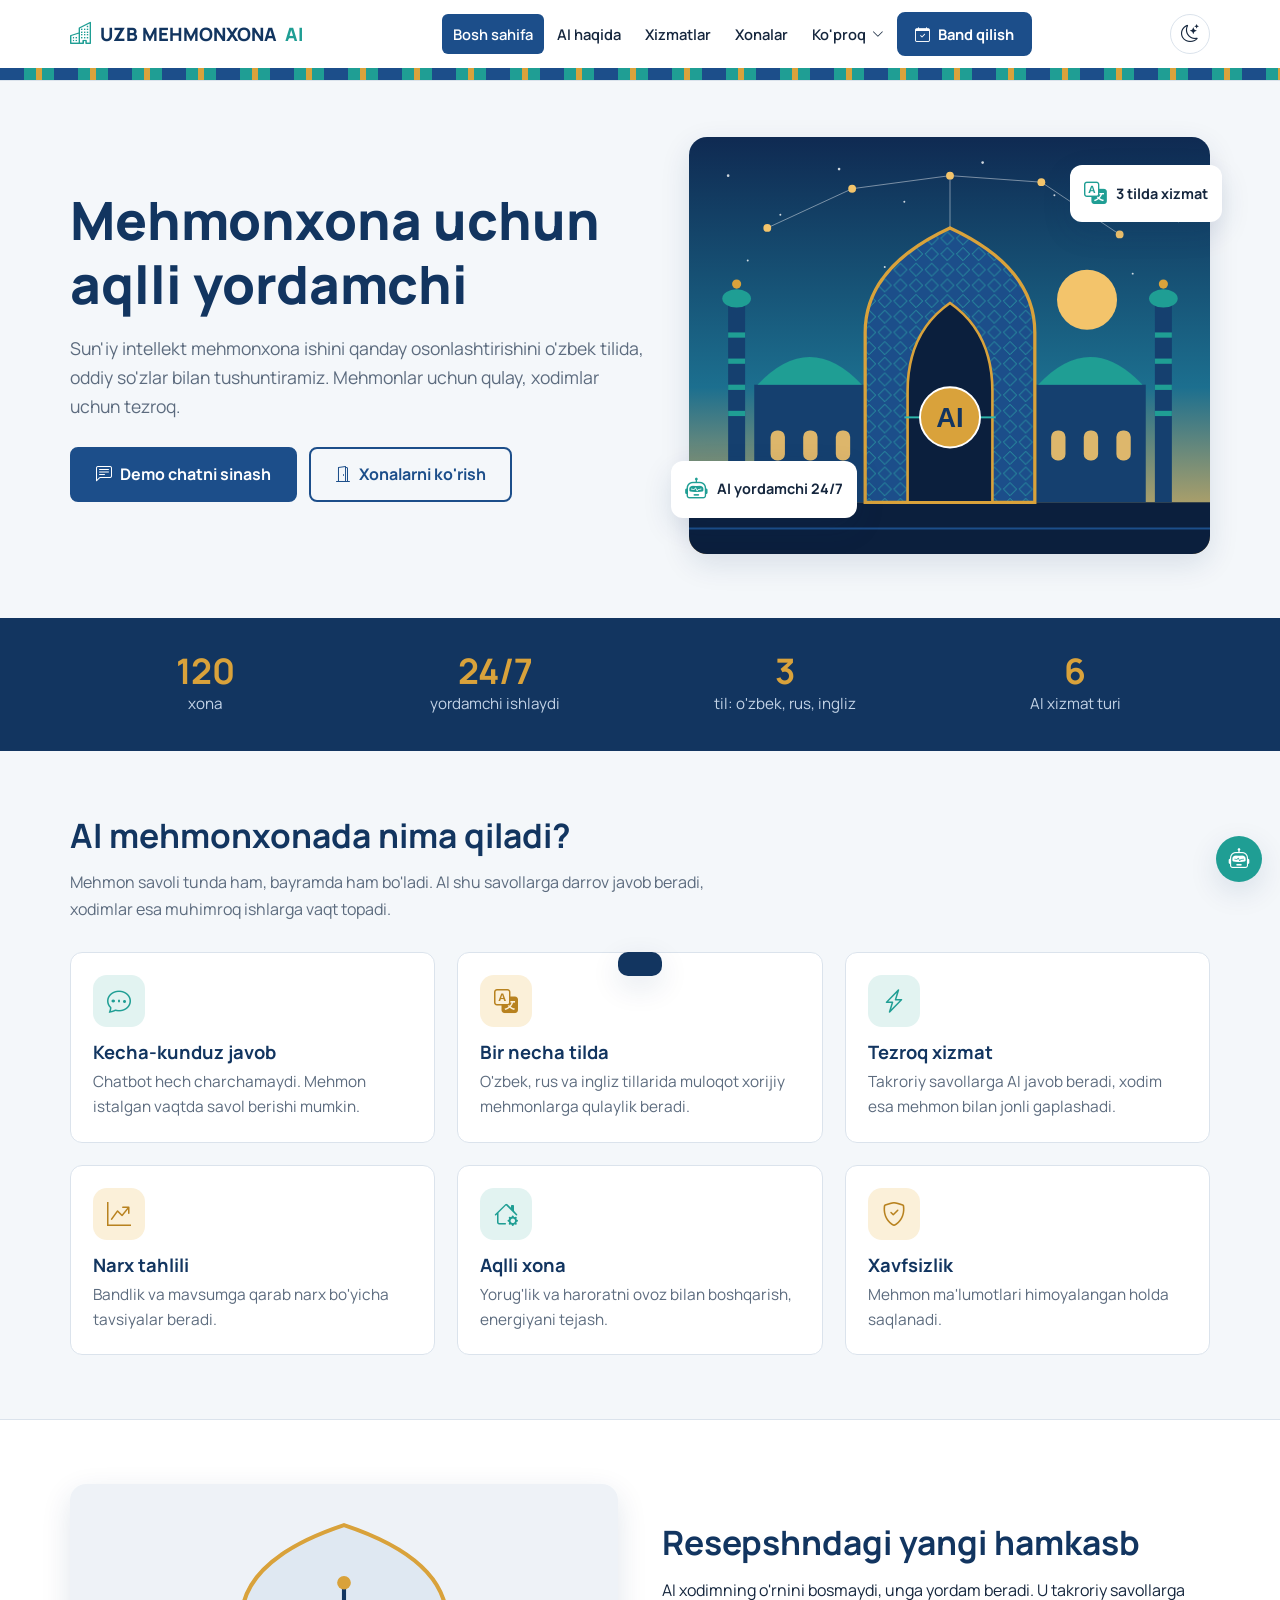
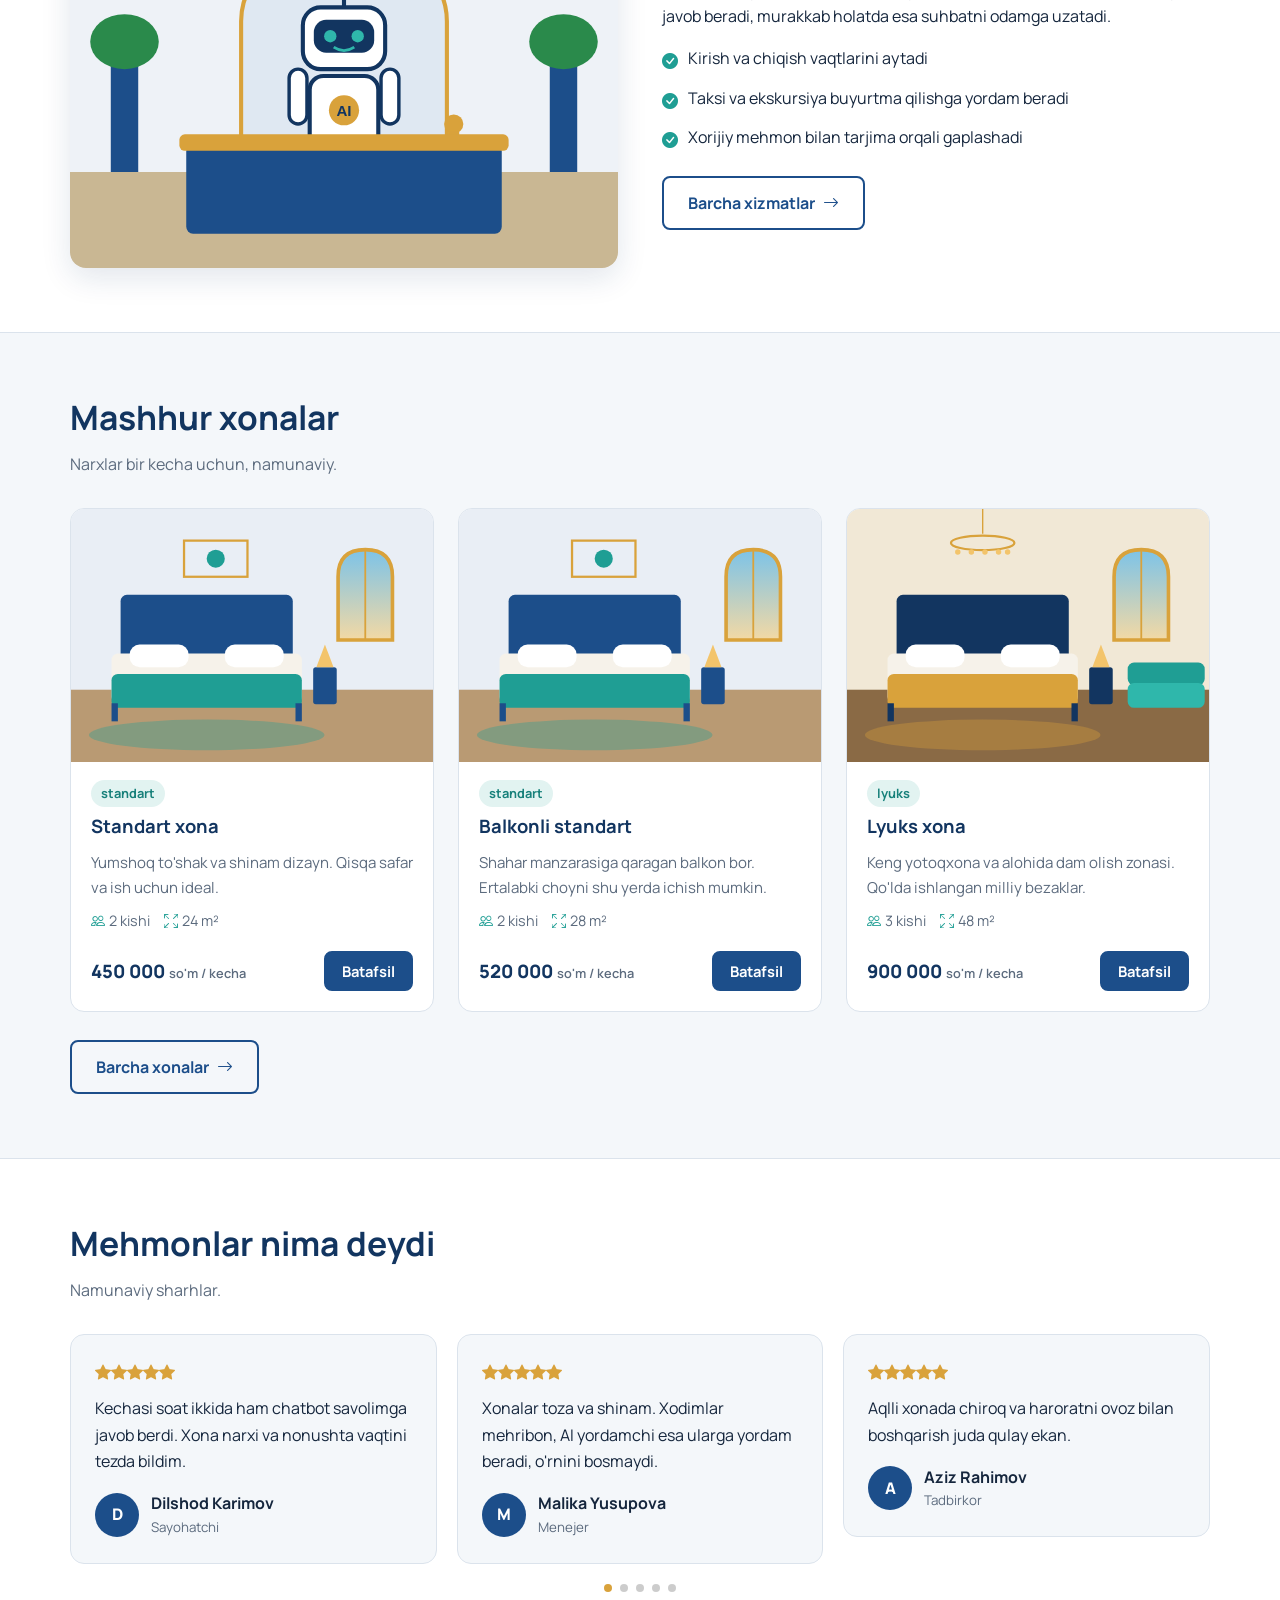
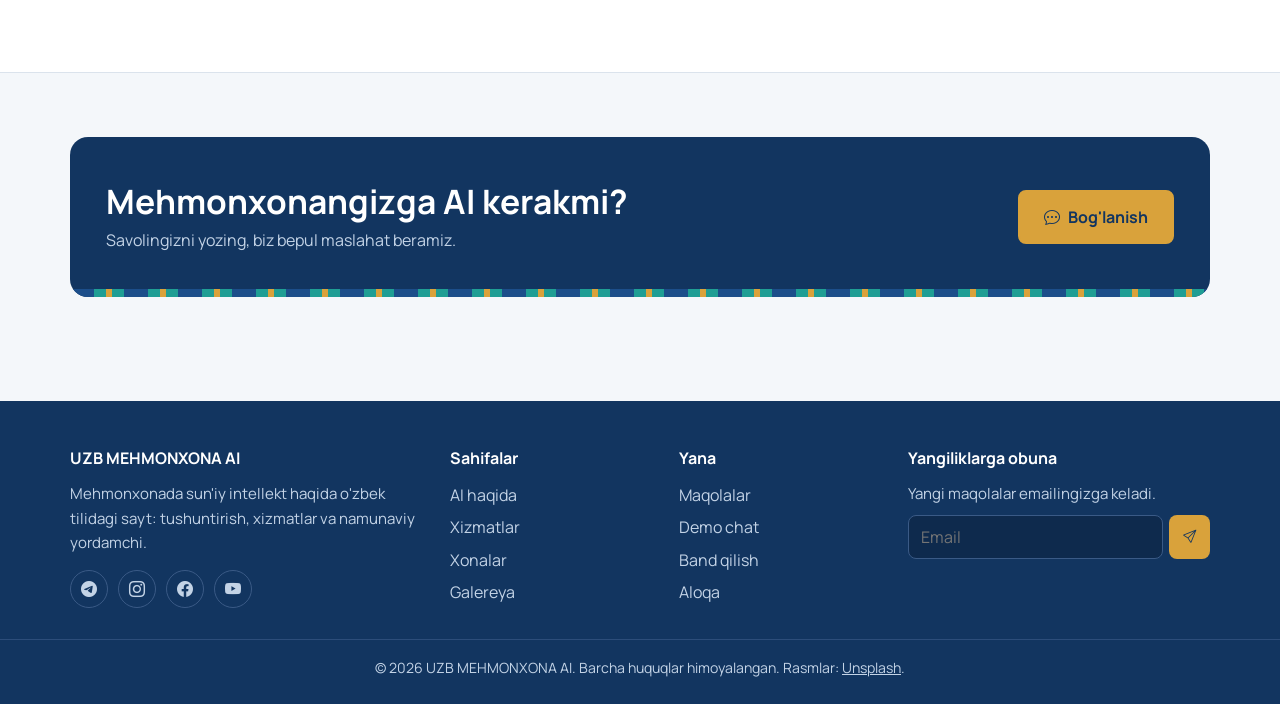
<file: index.html>
<!DOCTYPE html>
<html lang="uz">
<head>
  <meta charset="UTF-8">
  <meta name="viewport" content="width=device-width, initial-scale=1.0">
  <meta name="description" content="UZB MEHMONXONA AI - mehmonxona sohasida sun'iy intellekt haqida sayt.">
  <title>Bosh sahifa | UZB MEHMONXONA AI</title>
  <link rel="icon" href="data:image/svg+xml,%3Csvg xmlns='http://www.w3.org/2000/svg' viewBox='0 0 100 100'%3E%3Ctext y='.9em' font-size='90'%3E%F0%9F%8F%A8%3C/text%3E%3C/svg%3E">
  <link rel="preconnect" href="https://fonts.googleapis.com">
  <link rel="preconnect" href="https://fonts.gstatic.com" crossorigin>
  <link href="https://fonts.googleapis.com/css2?family=Manrope:wght@400;600;700;800&display=swap" rel="stylesheet">
  <!-- Kutubxonalar: ikonkalar, animatsiya, slayder -->
  <link rel="stylesheet" href="https://cdn.jsdelivr.net/npm/bootstrap-icons@1.11.3/font/bootstrap-icons.min.css">
  <link rel="stylesheet" href="https://cdn.jsdelivr.net/npm/aos@2.3.4/dist/aos.css">
  <link rel="stylesheet" href="https://cdn.jsdelivr.net/npm/swiper@11.1.4/swiper-bundle.min.css">
  <link rel="stylesheet" href="style.css">
</head>
<body>
  <div id="progress"></div>

  <header>
    <div class="konteyner header-ichi">
      <a href="index.html" class="logo"><i class="bi bi-buildings"></i>UZB MEHMONXONA <span>AI</span></a>
      <nav id="menyu"><ul><li><a href="index.html" class="faol">Bosh sahifa</a></li><li><a href="ai-haqida.html">AI haqida</a></li><li><a href="xizmatlar.html">Xizmatlar</a></li><li><a href="xonalar.html">Xonalar</a></li><li class="dropdown"><button type="button" class="dropdown-tugma" aria-expanded="false" aria-haspopup="true">Ko'proq <i class="bi bi-chevron-down"></i></button><ul class="dropdown-menyu"><li><a href="galereya.html"><i class="bi bi-images"></i> Galereya</a></li><li><a href="maqolalar.html"><i class="bi bi-journal-text"></i> Maqolalar</a></li><li><a href="aloqa.html"><i class="bi bi-envelope"></i> Aloqa</a></li></ul></li><li><a href="bron.html" class="tugma kichik"><i class="bi bi-calendar-check"></i> Band qilish</a></li></ul></nav>
      <div class="header-ong">
        <button class="ikon-tugma" id="temaTugma" aria-label="Kun va tun rejimi"></button>
        <button class="ikon-tugma menyu-tugma" id="menyuTugma" aria-label="Menyuni ochish" aria-expanded="false"><i class="bi bi-list"></i></button>
      </div>
    </div>
    <div class="naqsh"></div>
  </header>


  <main>
    <section class="hero">
      <div class="konteyner hero-ichi">
        <div data-aos="fade-right">
          <h1>Mehmonxona uchun aqlli yordamchi</h1>
          <p class="asosiy">Sun'iy intellekt mehmonxona ishini qanday osonlashtirishini o'zbek tilida, oddiy so'zlar bilan tushuntiramiz. Mehmonlar uchun qulay, xodimlar uchun tezroq.</p>
          <div class="tugmalar">
            <button type="button" class="tugma" data-chat-och><i class="bi bi-chat-left-text"></i> Demo chatni sinash</button>
            <a href="xonalar.html" class="tugma ikkinchi"><i class="bi bi-door-open"></i> Xonalarni ko'rish</a>
          </div>
        </div>
        <div class="hero-rasm" data-aos="fade-left">
          <img src="https://images.unsplash.com/photo-1715824633691-1fd2bfd3a1ac?auto=format&fit=crop&w=1200&q=75" data-zaxira="img/hero.svg" alt="Registon maydoni, Samarqand" fetchpriority="high">
          <div class="suzuvchi bir"><i class="bi bi-robot"></i> AI yordamchi 24/7</div>
          <div class="suzuvchi ikki"><i class="bi bi-translate"></i> 3 tilda xizmat</div>
        </div>
      </div>
    </section>

    <div class="raqamlar-qator">
      <div class="konteyner raqamlar">
        <div><strong data-son="120">0</strong><span>xona</span></div>
        <div><strong>24/7</strong><span>yordamchi ishlaydi</span></div>
        <div><strong data-son="3">0</strong><span>til: o'zbek, rus, ingliz</span></div>
        <div><strong data-son="6">0</strong><span>AI xizmat turi</span></div>
      </div>
    </div>

    <section>
      <div class="konteyner">
        <h2 data-aos="fade-up">AI mehmonxonada nima qiladi?</h2>
        <p class="bolim-matn">Mehmon savoli tunda ham, bayramda ham bo'ladi. AI shu savollarga darrov javob beradi, xodimlar esa muhimroq ishlarga vaqt topadi.</p>
        <div class="ustunlar">
          <div class="blok" data-aos="fade-up"><div class="ikon-doira"><i class="bi bi-chat-dots"></i></div><h3>Kecha-kunduz javob</h3><p>Chatbot hech charchamaydi. Mehmon istalgan vaqtda savol berishi mumkin.</p></div>
          <div class="blok" data-aos="fade-up" data-aos-delay="100"><div class="ikon-doira"><i class="bi bi-translate"></i></div><h3>Bir necha tilda</h3><p>O'zbek, rus va ingliz tillarida muloqot xorijiy mehmonlarga qulaylik beradi.</p></div>
          <div class="blok" data-aos="fade-up" data-aos-delay="200"><div class="ikon-doira"><i class="bi bi-lightning-charge"></i></div><h3>Tezroq xizmat</h3><p>Takroriy savollarga AI javob beradi, xodim esa mehmon bilan jonli gaplashadi.</p></div>
          <div class="blok" data-aos="fade-up"><div class="ikon-doira"><i class="bi bi-graph-up-arrow"></i></div><h3>Narx tahlili</h3><p>Bandlik va mavsumga qarab narx bo'yicha tavsiyalar beradi.</p></div>
          <div class="blok" data-aos="fade-up" data-aos-delay="100"><div class="ikon-doira"><i class="bi bi-house-gear"></i></div><h3>Aqlli xona</h3><p>Yorug'lik va haroratni ovoz bilan boshqarish, energiyani tejash.</p></div>
          <div class="blok" data-aos="fade-up" data-aos-delay="200"><div class="ikon-doira"><i class="bi bi-shield-check"></i></div><h3>Xavfsizlik</h3><p>Mehmon ma'lumotlari himoyalangan holda saqlanadi.</p></div>
        </div>
      </div>
    </section>

    <section class="oq-fon">
      <div class="konteyner bolinma">
        <div class="bolinma-rasm" data-aos="fade-right"><img src="https://images.unsplash.com/photo-1759038086403-c607d67bb245?auto=format&fit=crop&w=1200&q=75" data-zaxira="img/lobby.svg" alt="Mehmonxona lobbisi" loading="lazy"></div>
        <div data-aos="fade-left">
          <h2>Resepshndagi yangi hamkasb</h2>
          <p>AI xodimning o'rnini bosmaydi, unga yordam beradi. U takroriy savollarga javob beradi, murakkab holatda esa suhbatni odamga uzatadi.</p>
          <ul class="belgi-royxat">
            <li><i class="bi bi-check-circle-fill"></i> Kirish va chiqish vaqtlarini aytadi</li>
            <li><i class="bi bi-check-circle-fill"></i> Taksi va ekskursiya buyurtma qilishga yordam beradi</li>
            <li><i class="bi bi-check-circle-fill"></i> Xorijiy mehmon bilan tarjima orqali gaplashadi</li>
          </ul>
          <a href="xizmatlar.html" class="tugma ikkinchi">Barcha xizmatlar <i class="bi bi-arrow-right"></i></a>
        </div>
      </div>
    </section>

    <section>
      <div class="konteyner">
        <h2 data-aos="fade-up">Mashhur xonalar</h2>
        <p class="bolim-matn">Narxlar bir kecha uchun, namunaviy.</p>
        <div class="kartalar" id="xonalarJoyi" data-soni="3"></div>
        <p style="margin-top:28px"><a href="xonalar.html" class="tugma ikkinchi">Barcha xonalar <i class="bi bi-arrow-right"></i></a></p>
      </div>
    </section>

    <section class="oq-fon">
      <div class="konteyner">
        <h2 data-aos="fade-up">Mehmonlar nima deydi</h2>
        <p class="bolim-matn">Namunaviy sharhlar.</p>
        <div class="swiper"><div class="swiper-wrapper" id="sharhJoyi"></div><div class="swiper-pagination"></div></div>
      </div>
    </section>

    <section>
      <div class="konteyner">
        <div class="cta" data-aos="fade-up">
          <div><h2>Mehmonxonangizga AI kerakmi?</h2><p>Savolingizni yozing, biz bepul maslahat beramiz.</p></div>
          <a href="aloqa.html" class="tugma oltin"><i class="bi bi-chat-dots"></i> Bog'lanish</a>
        </div>
      </div>
    </section>
  </main>


  <footer>
    <div class="konteyner footer-ichi">
      <div>
        <b>UZB MEHMONXONA AI</b>
        <p>Mehmonxonada sun'iy intellekt haqida o'zbek tilidagi sayt: tushuntirish, xizmatlar va namunaviy yordamchi.</p>
        <div class="ijtimoiy">
          <a href="#" aria-label="Telegram"><i class="bi bi-telegram"></i></a>
          <a href="#" aria-label="Instagram"><i class="bi bi-instagram"></i></a>
          <a href="#" aria-label="Facebook"><i class="bi bi-facebook"></i></a>
          <a href="#" aria-label="YouTube"><i class="bi bi-youtube"></i></a>
        </div>
      </div>
      <div>
        <b>Sahifalar</b>
        <a href="ai-haqida.html">AI haqida</a>
        <a href="xizmatlar.html">Xizmatlar</a>
        <a href="xonalar.html">Xonalar</a>
        <a href="galereya.html">Galereya</a>
      </div>
      <div>
        <b>Yana</b>
        <a href="maqolalar.html">Maqolalar</a>
        <a href="#" data-chat-och>Demo chat</a>
        <a href="bron.html">Band qilish</a>
        <a href="aloqa.html">Aloqa</a>
      </div>
      <div>
        <b>Yangiliklarga obuna</b>
        <p>Yangi maqolalar emailingizga keladi.</p>
        <form class="obuna" id="obunaForma" novalidate>
          <input type="email" id="obunaEmail" placeholder="Email" aria-label="Email">
          <button type="submit" aria-label="Obuna bo'lish"><i class="bi bi-send"></i></button>
        </form>
      </div>
    </div>
    <p class="huquq">&copy; <span id="yil">2026</span> UZB MEHMONXONA AI. Barcha huquqlar himoyalangan. Rasmlar: <a href="https://unsplash.com/" target="_blank" rel="noopener">Unsplash</a>.</p>
  </footer>

  <div class="modal" id="modal"><div class="modal-ichi" id="modalIchi"></div></div>
  <div id="xabarcha" role="status"></div>
  <div class="chat-oyna" id="chatOyna" role="dialog" aria-label="Mehmonxona yordamchisi">
    <div class="chat-bosh">
      <span><i class="bi bi-robot"></i> Mehmonxona yordamchisi</span>
      <button id="chatTozala" type="button" aria-label="Suhbatni tozalash" title="Tozalash"><i class="bi bi-arrow-counterclockwise"></i></button>
      <button id="chatYopish" type="button" aria-label="Chatni yopish" title="Yopish"><i class="bi bi-x-lg"></i></button>
    </div>
    <div class="chat-xabarlar" id="chatXabarlar" aria-live="polite"></div>
    <div class="tezkor">
      <button type="button">Narx qancha?</button>
      <button type="button">Nonushta soat nechada?</button>
      <button type="button">Wi-Fi parol</button>
      <button type="button">Hovuz bormi?</button>
      <button type="button">Xonani band qilish</button>
    </div>
    <form class="chat-forma" id="chatForma">
      <input type="text" id="chatInput" placeholder="Savolingizni yozing..." aria-label="Savolingiz" autocomplete="off">
      <button type="submit" aria-label="Yuborish"><i class="bi bi-send-fill"></i></button>
    </form>
    <p class="chat-eslatma">Demo: haqiqiy AI emas, kalit so'zlar bilan ishlaydi.</p>
  </div>
  <div class="pastki-tugmalar">
    <button type="button" class="robot-tugma" id="robotTugma" aria-label="Chatni ochish" title="Yordamchi bilan suhbat" aria-expanded="false" aria-controls="chatOyna"><i class="bi bi-robot"></i></button>
    <button id="tepaga" aria-label="Tepaga qaytish"><i class="bi bi-arrow-up"></i></button>
  </div>

  <script src="https://cdn.jsdelivr.net/npm/aos@2.3.4/dist/aos.js"></script>
  <script src="https://cdn.jsdelivr.net/npm/swiper@11.1.4/swiper-bundle.min.js"></script>
  
  <script src="data.js"></script>
  <script src="script.js"></script>
</body>
</html>
</file>
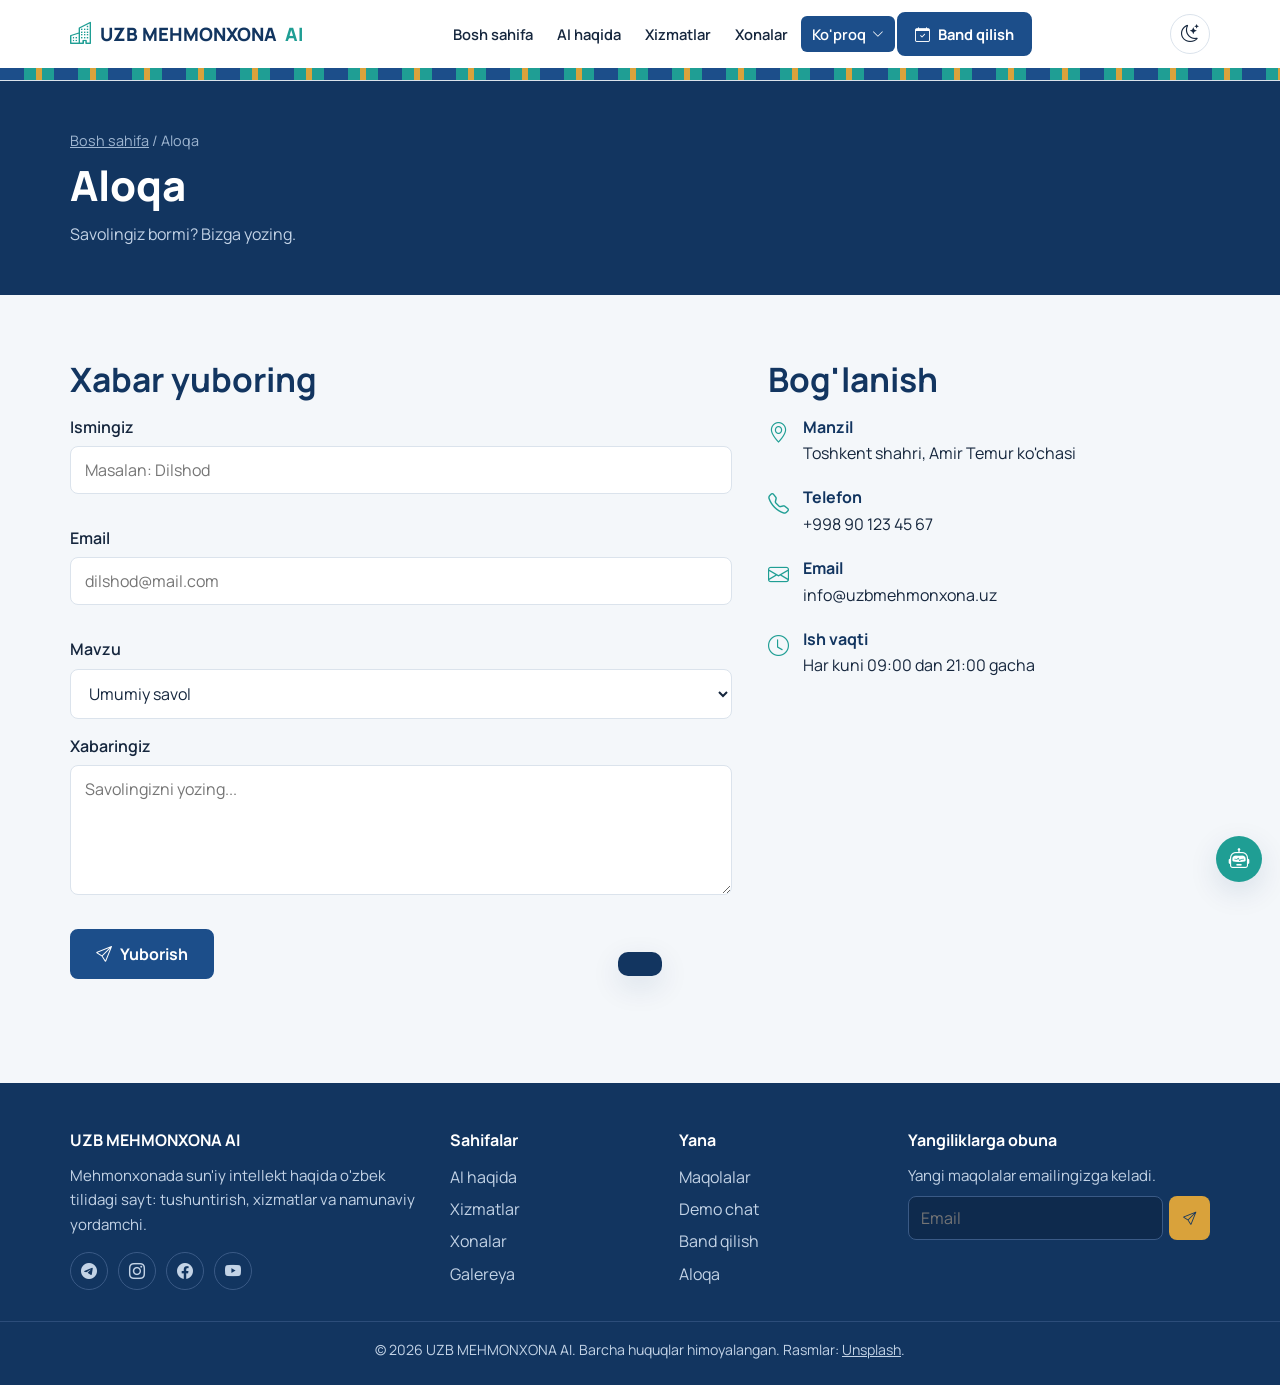
<file: aloqa.html>
<!DOCTYPE html>
<html lang="uz">
<head>
  <meta charset="UTF-8">
  <meta name="viewport" content="width=device-width, initial-scale=1.0">
  <meta name="description" content="UZB MEHMONXONA AI - mehmonxona sohasida sun'iy intellekt haqida sayt.">
  <title>Aloqa | UZB MEHMONXONA AI</title>
  <link rel="icon" href="data:image/svg+xml,%3Csvg xmlns='http://www.w3.org/2000/svg' viewBox='0 0 100 100'%3E%3Ctext y='.9em' font-size='90'%3E%F0%9F%8F%A8%3C/text%3E%3C/svg%3E">
  <link rel="preconnect" href="https://fonts.googleapis.com">
  <link rel="preconnect" href="https://fonts.gstatic.com" crossorigin>
  <link href="https://fonts.googleapis.com/css2?family=Manrope:wght@400;600;700;800&display=swap" rel="stylesheet">
  <!-- Kutubxonalar: ikonkalar, animatsiya, slayder -->
  <link rel="stylesheet" href="https://cdn.jsdelivr.net/npm/bootstrap-icons@1.11.3/font/bootstrap-icons.min.css">
  <link rel="stylesheet" href="https://cdn.jsdelivr.net/npm/aos@2.3.4/dist/aos.css">
  <link rel="stylesheet" href="https://cdn.jsdelivr.net/npm/swiper@11.1.4/swiper-bundle.min.css">
  <link rel="stylesheet" href="style.css">
</head>
<body>
  <div id="progress"></div>

  <header>
    <div class="konteyner header-ichi">
      <a href="index.html" class="logo"><i class="bi bi-buildings"></i>UZB MEHMONXONA <span>AI</span></a>
      <nav id="menyu"><ul><li><a href="index.html">Bosh sahifa</a></li><li><a href="ai-haqida.html">AI haqida</a></li><li><a href="xizmatlar.html">Xizmatlar</a></li><li><a href="xonalar.html">Xonalar</a></li><li class="dropdown"><button type="button" class="dropdown-tugma faol" aria-expanded="false" aria-haspopup="true">Ko'proq <i class="bi bi-chevron-down"></i></button><ul class="dropdown-menyu"><li><a href="galereya.html"><i class="bi bi-images"></i> Galereya</a></li><li><a href="maqolalar.html"><i class="bi bi-journal-text"></i> Maqolalar</a></li><li><a href="aloqa.html" class="faol"><i class="bi bi-envelope"></i> Aloqa</a></li></ul></li><li><a href="bron.html" class="tugma kichik"><i class="bi bi-calendar-check"></i> Band qilish</a></li></ul></nav>
      <div class="header-ong">
        <button class="ikon-tugma" id="temaTugma" aria-label="Kun va tun rejimi"></button>
        <button class="ikon-tugma menyu-tugma" id="menyuTugma" aria-label="Menyuni ochish" aria-expanded="false"><i class="bi bi-list"></i></button>
      </div>
    </div>
    <div class="naqsh"></div>
  </header>
<div class="sahifa-bosh"><div class="konteyner"><div class="yol"><a href="index.html">Bosh sahifa</a> / Aloqa</div><h1>Aloqa</h1><p>Savolingiz bormi? Bizga yozing.</p></div></div>

  <main>
    <section>
      <div class="konteyner aloqa-grid">
        <div>
          <h2>Xabar yuboring</h2>
          <form id="aloqaForma" novalidate>
            <label for="ism">Ismingiz</label>
            <input type="text" id="ism" placeholder="Masalan: Dilshod">
            <div class="xato" id="ismXato"></div>
            <label for="email">Email</label>
            <input type="email" id="email" placeholder="dilshod@mail.com">
            <div class="xato" id="emailXato"></div>
            <label for="mavzu">Mavzu</label>
            <select id="mavzu"><option>Umumiy savol</option><option>Xona band qilish</option><option>AI xizmati haqida</option></select>
            <label for="xabar">Xabaringiz</label>
            <textarea id="xabar" placeholder="Savolingizni yozing..."></textarea>
            <div class="xato" id="xabarXato"></div>
            <button type="submit" class="tugma" style="margin-top:10px"><i class="bi bi-send"></i> Yuborish</button>
            <div class="muvaffaqiyat" id="muvaffaqiyat">Rahmat! Xabaringiz qabul qilindi. Tez orada javob beramiz.</div>
          </form>
        </div>
        <div class="aloqa-malumot">
          <h2>Bog'lanish</h2>
          <div class="qator"><i class="bi bi-geo-alt"></i><div><b>Manzil</b>Toshkent shahri, Amir Temur ko'chasi</div></div>
          <div class="qator"><i class="bi bi-telephone"></i><div><b>Telefon</b>+998 90 123 45 67</div></div>
          <div class="qator"><i class="bi bi-envelope"></i><div><b>Email</b>info@uzbmehmonxona.uz</div></div>
          <div class="qator"><i class="bi bi-clock"></i><div><b>Ish vaqti</b>Har kuni 09:00 dan 21:00 gacha</div></div>
          <iframe class="xarita" title="Xarita" loading="lazy" src="https://www.google.com/maps?q=Tashkent&amp;output=embed"></iframe>
        </div>
      </div>
    </section>
  </main>


  <footer>
    <div class="konteyner footer-ichi">
      <div>
        <b>UZB MEHMONXONA AI</b>
        <p>Mehmonxonada sun'iy intellekt haqida o'zbek tilidagi sayt: tushuntirish, xizmatlar va namunaviy yordamchi.</p>
        <div class="ijtimoiy">
          <a href="#" aria-label="Telegram"><i class="bi bi-telegram"></i></a>
          <a href="#" aria-label="Instagram"><i class="bi bi-instagram"></i></a>
          <a href="#" aria-label="Facebook"><i class="bi bi-facebook"></i></a>
          <a href="#" aria-label="YouTube"><i class="bi bi-youtube"></i></a>
        </div>
      </div>
      <div>
        <b>Sahifalar</b>
        <a href="ai-haqida.html">AI haqida</a>
        <a href="xizmatlar.html">Xizmatlar</a>
        <a href="xonalar.html">Xonalar</a>
        <a href="galereya.html">Galereya</a>
      </div>
      <div>
        <b>Yana</b>
        <a href="maqolalar.html">Maqolalar</a>
        <a href="#" data-chat-och>Demo chat</a>
        <a href="bron.html">Band qilish</a>
        <a href="aloqa.html">Aloqa</a>
      </div>
      <div>
        <b>Yangiliklarga obuna</b>
        <p>Yangi maqolalar emailingizga keladi.</p>
        <form class="obuna" id="obunaForma" novalidate>
          <input type="email" id="obunaEmail" placeholder="Email" aria-label="Email">
          <button type="submit" aria-label="Obuna bo'lish"><i class="bi bi-send"></i></button>
        </form>
      </div>
    </div>
    <p class="huquq">&copy; <span id="yil">2026</span> UZB MEHMONXONA AI. Barcha huquqlar himoyalangan. Rasmlar: <a href="https://unsplash.com/" target="_blank" rel="noopener">Unsplash</a>.</p>
  </footer>

  <div class="modal" id="modal"><div class="modal-ichi" id="modalIchi"></div></div>
  <div id="xabarcha" role="status"></div>
  <div class="chat-oyna" id="chatOyna" role="dialog" aria-label="Mehmonxona yordamchisi">
    <div class="chat-bosh">
      <span><i class="bi bi-robot"></i> Mehmonxona yordamchisi</span>
      <button id="chatTozala" type="button" aria-label="Suhbatni tozalash" title="Tozalash"><i class="bi bi-arrow-counterclockwise"></i></button>
      <button id="chatYopish" type="button" aria-label="Chatni yopish" title="Yopish"><i class="bi bi-x-lg"></i></button>
    </div>
    <div class="chat-xabarlar" id="chatXabarlar" aria-live="polite"></div>
    <div class="tezkor">
      <button type="button">Narx qancha?</button>
      <button type="button">Nonushta soat nechada?</button>
      <button type="button">Wi-Fi parol</button>
      <button type="button">Hovuz bormi?</button>
      <button type="button">Xonani band qilish</button>
    </div>
    <form class="chat-forma" id="chatForma">
      <input type="text" id="chatInput" placeholder="Savolingizni yozing..." aria-label="Savolingiz" autocomplete="off">
      <button type="submit" aria-label="Yuborish"><i class="bi bi-send-fill"></i></button>
    </form>
    <p class="chat-eslatma">Demo: haqiqiy AI emas, kalit so'zlar bilan ishlaydi.</p>
  </div>
  <div class="pastki-tugmalar">
    <button type="button" class="robot-tugma" id="robotTugma" aria-label="Chatni ochish" title="Yordamchi bilan suhbat" aria-expanded="false" aria-controls="chatOyna"><i class="bi bi-robot"></i></button>
    <button id="tepaga" aria-label="Tepaga qaytish"><i class="bi bi-arrow-up"></i></button>
  </div>

  <script src="https://cdn.jsdelivr.net/npm/aos@2.3.4/dist/aos.js"></script>
  <script src="https://cdn.jsdelivr.net/npm/swiper@11.1.4/swiper-bundle.min.js"></script>
  
  <script src="data.js"></script>
  <script src="script.js"></script>
</body>
</html>
</file>
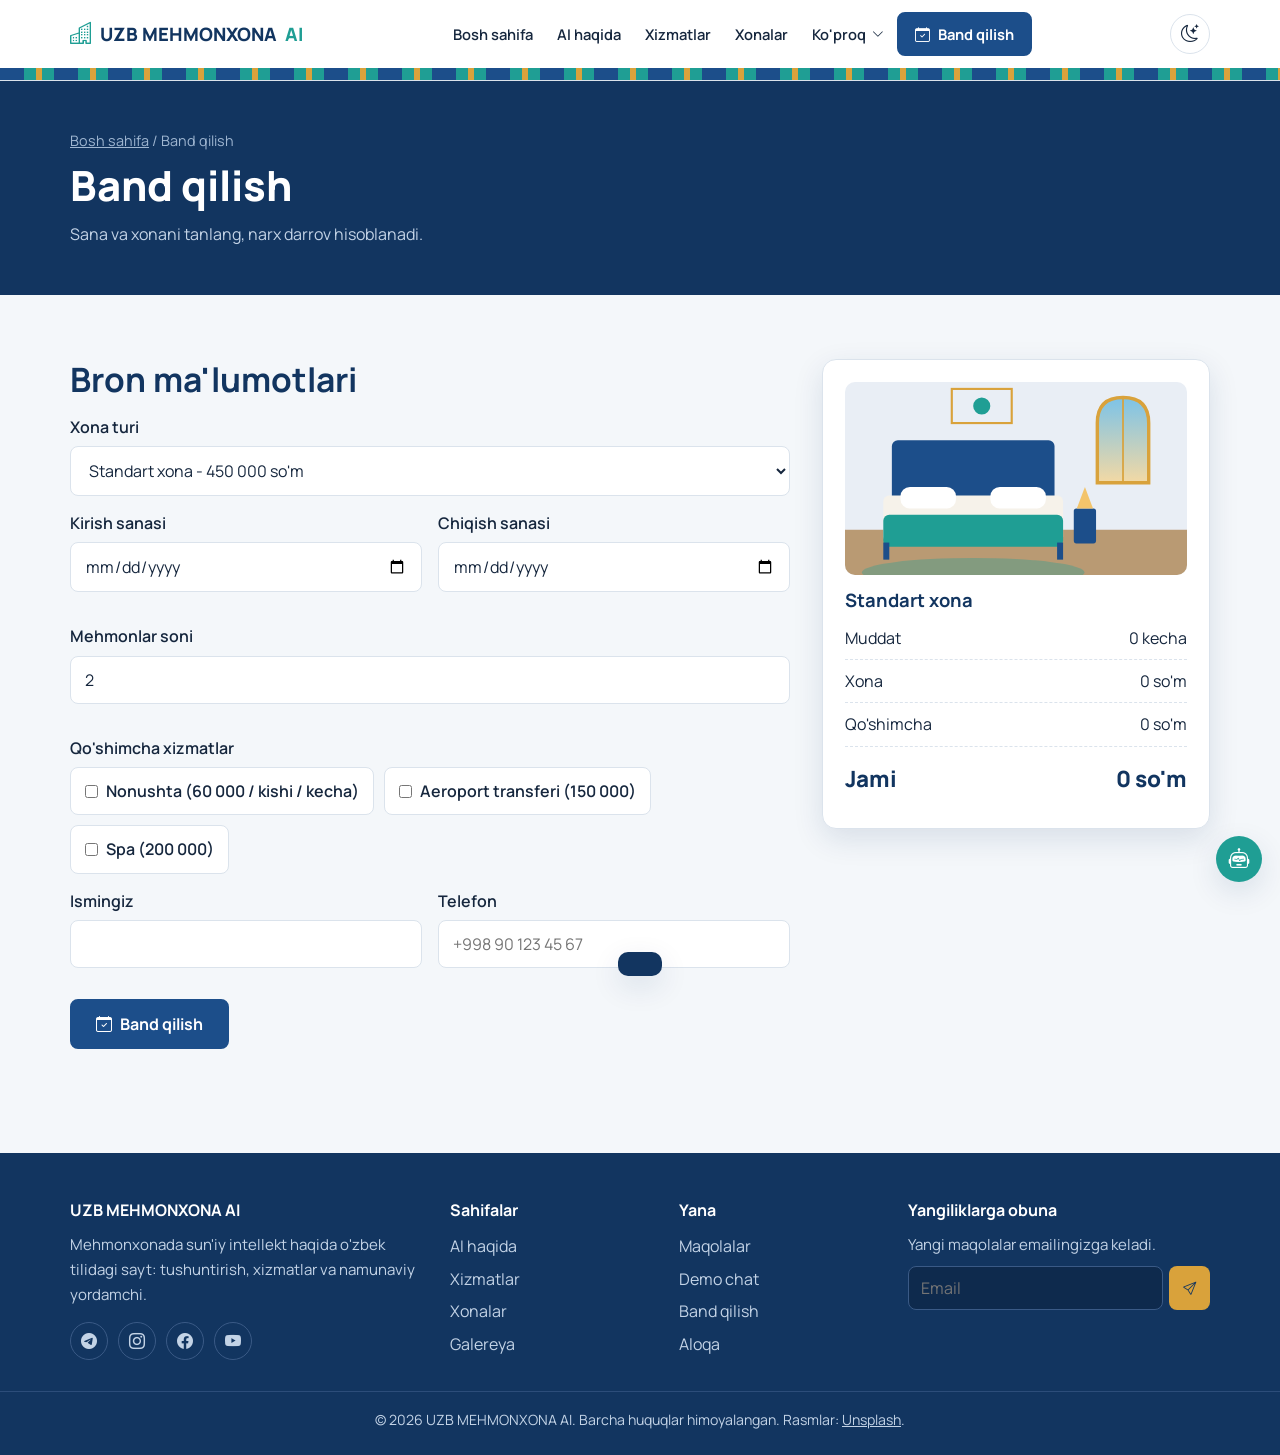
<file: bron.html>
<!DOCTYPE html>
<html lang="uz">
<head>
  <meta charset="UTF-8">
  <meta name="viewport" content="width=device-width, initial-scale=1.0">
  <meta name="description" content="UZB MEHMONXONA AI - mehmonxona sohasida sun'iy intellekt haqida sayt.">
  <title>Band qilish | UZB MEHMONXONA AI</title>
  <link rel="icon" href="data:image/svg+xml,%3Csvg xmlns='http://www.w3.org/2000/svg' viewBox='0 0 100 100'%3E%3Ctext y='.9em' font-size='90'%3E%F0%9F%8F%A8%3C/text%3E%3C/svg%3E">
  <link rel="preconnect" href="https://fonts.googleapis.com">
  <link rel="preconnect" href="https://fonts.gstatic.com" crossorigin>
  <link href="https://fonts.googleapis.com/css2?family=Manrope:wght@400;600;700;800&display=swap" rel="stylesheet">
  <!-- Kutubxonalar: ikonkalar, animatsiya, slayder -->
  <link rel="stylesheet" href="https://cdn.jsdelivr.net/npm/bootstrap-icons@1.11.3/font/bootstrap-icons.min.css">
  <link rel="stylesheet" href="https://cdn.jsdelivr.net/npm/aos@2.3.4/dist/aos.css">
  <link rel="stylesheet" href="https://cdn.jsdelivr.net/npm/swiper@11.1.4/swiper-bundle.min.css">
  <link rel="stylesheet" href="style.css">
</head>
<body>
  <div id="progress"></div>

  <header>
    <div class="konteyner header-ichi">
      <a href="index.html" class="logo"><i class="bi bi-buildings"></i>UZB MEHMONXONA <span>AI</span></a>
      <nav id="menyu"><ul><li><a href="index.html">Bosh sahifa</a></li><li><a href="ai-haqida.html">AI haqida</a></li><li><a href="xizmatlar.html">Xizmatlar</a></li><li><a href="xonalar.html">Xonalar</a></li><li class="dropdown"><button type="button" class="dropdown-tugma" aria-expanded="false" aria-haspopup="true">Ko'proq <i class="bi bi-chevron-down"></i></button><ul class="dropdown-menyu"><li><a href="galereya.html"><i class="bi bi-images"></i> Galereya</a></li><li><a href="maqolalar.html"><i class="bi bi-journal-text"></i> Maqolalar</a></li><li><a href="aloqa.html"><i class="bi bi-envelope"></i> Aloqa</a></li></ul></li><li><a href="bron.html" class="tugma kichik"><i class="bi bi-calendar-check"></i> Band qilish</a></li></ul></nav>
      <div class="header-ong">
        <button class="ikon-tugma" id="temaTugma" aria-label="Kun va tun rejimi"></button>
        <button class="ikon-tugma menyu-tugma" id="menyuTugma" aria-label="Menyuni ochish" aria-expanded="false"><i class="bi bi-list"></i></button>
      </div>
    </div>
    <div class="naqsh"></div>
  </header>
<div class="sahifa-bosh"><div class="konteyner"><div class="yol"><a href="index.html">Bosh sahifa</a> / Band qilish</div><h1>Band qilish</h1><p>Sana va xonani tanlang, narx darrov hisoblanadi.</p></div></div>

  <main>
    <section>
      <div class="konteyner bron-grid">
        <form id="bronForma" novalidate>
          <h2>Bron ma'lumotlari</h2>
          <label for="xonaTanla">Xona turi</label>
          <select id="xonaTanla"></select>

          <div class="qator-ikki">
            <div><label for="kirish">Kirish sanasi</label><input type="date" id="kirish"></div>
            <div><label for="chiqish">Chiqish sanasi</label><input type="date" id="chiqish"></div>
          </div>
          <div class="xato" id="sanaXato"></div>

          <label for="mehmon">Mehmonlar soni</label>
          <input type="number" id="mehmon" value="2" min="1" max="6">
          <div class="xato" id="mehmonXato"></div>

          <label>Qo'shimcha xizmatlar</label>
          <div class="tanlov">
            <label><input type="checkbox" class="qoshimcha" data-narx="60000" data-tur="kecha"> Nonushta (60 000 / kishi / kecha)</label>
            <label><input type="checkbox" class="qoshimcha" data-narx="150000" data-tur="bir"> Aeroport transferi (150 000)</label>
            <label><input type="checkbox" class="qoshimcha" data-narx="200000" data-tur="bir"> Spa (200 000)</label>
          </div>

          <div class="qator-ikki">
            <div><label for="bIsm">Ismingiz</label><input type="text" id="bIsm"><div class="xato" id="bIsmXato"></div></div>
            <div><label for="bTel">Telefon</label><input type="tel" id="bTel" placeholder="+998 90 123 45 67"><div class="xato" id="bTelXato"></div></div>
          </div>

          <button type="submit" class="tugma" style="margin-top:14px"><i class="bi bi-calendar-check"></i> Band qilish</button>
          <div class="muvaffaqiyat" id="muvaffaqiyat">Rahmat! So'rovingiz qabul qilindi. Administrator tez orada siz bilan bog'lanadi.</div>
        </form>

        <aside class="hisob">
          <img id="hRasm" src="https://images.unsplash.com/photo-1702255489644-392758161f1f?auto=format&fit=crop&w=900&q=75" data-zaxira="img/xona-standart.svg" alt="">
          <h3 id="hNom"></h3>
          <div class="qator"><span>Muddat</span><span id="hKecha"></span></div>
          <div class="qator"><span>Xona</span><span id="hXona"></span></div>
          <div class="qator"><span>Qo'shimcha</span><span id="hQoshimcha"></span></div>
          <div class="qator jami"><span>Jami</span><span id="hJami"></span></div>
        </aside>
      </div>
    </section>
  </main>


  <footer>
    <div class="konteyner footer-ichi">
      <div>
        <b>UZB MEHMONXONA AI</b>
        <p>Mehmonxonada sun'iy intellekt haqida o'zbek tilidagi sayt: tushuntirish, xizmatlar va namunaviy yordamchi.</p>
        <div class="ijtimoiy">
          <a href="#" aria-label="Telegram"><i class="bi bi-telegram"></i></a>
          <a href="#" aria-label="Instagram"><i class="bi bi-instagram"></i></a>
          <a href="#" aria-label="Facebook"><i class="bi bi-facebook"></i></a>
          <a href="#" aria-label="YouTube"><i class="bi bi-youtube"></i></a>
        </div>
      </div>
      <div>
        <b>Sahifalar</b>
        <a href="ai-haqida.html">AI haqida</a>
        <a href="xizmatlar.html">Xizmatlar</a>
        <a href="xonalar.html">Xonalar</a>
        <a href="galereya.html">Galereya</a>
      </div>
      <div>
        <b>Yana</b>
        <a href="maqolalar.html">Maqolalar</a>
        <a href="#" data-chat-och>Demo chat</a>
        <a href="bron.html">Band qilish</a>
        <a href="aloqa.html">Aloqa</a>
      </div>
      <div>
        <b>Yangiliklarga obuna</b>
        <p>Yangi maqolalar emailingizga keladi.</p>
        <form class="obuna" id="obunaForma" novalidate>
          <input type="email" id="obunaEmail" placeholder="Email" aria-label="Email">
          <button type="submit" aria-label="Obuna bo'lish"><i class="bi bi-send"></i></button>
        </form>
      </div>
    </div>
    <p class="huquq">&copy; <span id="yil">2026</span> UZB MEHMONXONA AI. Barcha huquqlar himoyalangan. Rasmlar: <a href="https://unsplash.com/" target="_blank" rel="noopener">Unsplash</a>.</p>
  </footer>

  <div class="modal" id="modal"><div class="modal-ichi" id="modalIchi"></div></div>
  <div id="xabarcha" role="status"></div>
  <div class="chat-oyna" id="chatOyna" role="dialog" aria-label="Mehmonxona yordamchisi">
    <div class="chat-bosh">
      <span><i class="bi bi-robot"></i> Mehmonxona yordamchisi</span>
      <button id="chatTozala" type="button" aria-label="Suhbatni tozalash" title="Tozalash"><i class="bi bi-arrow-counterclockwise"></i></button>
      <button id="chatYopish" type="button" aria-label="Chatni yopish" title="Yopish"><i class="bi bi-x-lg"></i></button>
    </div>
    <div class="chat-xabarlar" id="chatXabarlar" aria-live="polite"></div>
    <div class="tezkor">
      <button type="button">Narx qancha?</button>
      <button type="button">Nonushta soat nechada?</button>
      <button type="button">Wi-Fi parol</button>
      <button type="button">Hovuz bormi?</button>
      <button type="button">Xonani band qilish</button>
    </div>
    <form class="chat-forma" id="chatForma">
      <input type="text" id="chatInput" placeholder="Savolingizni yozing..." aria-label="Savolingiz" autocomplete="off">
      <button type="submit" aria-label="Yuborish"><i class="bi bi-send-fill"></i></button>
    </form>
    <p class="chat-eslatma">Demo: haqiqiy AI emas, kalit so'zlar bilan ishlaydi.</p>
  </div>
  <div class="pastki-tugmalar">
    <button type="button" class="robot-tugma" id="robotTugma" aria-label="Chatni ochish" title="Yordamchi bilan suhbat" aria-expanded="false" aria-controls="chatOyna"><i class="bi bi-robot"></i></button>
    <button id="tepaga" aria-label="Tepaga qaytish"><i class="bi bi-arrow-up"></i></button>
  </div>

  <script src="https://cdn.jsdelivr.net/npm/aos@2.3.4/dist/aos.js"></script>
  <script src="https://cdn.jsdelivr.net/npm/swiper@11.1.4/swiper-bundle.min.js"></script>
  
  <script src="data.js"></script>
  <script src="script.js"></script>
</body>
</html>
</file>
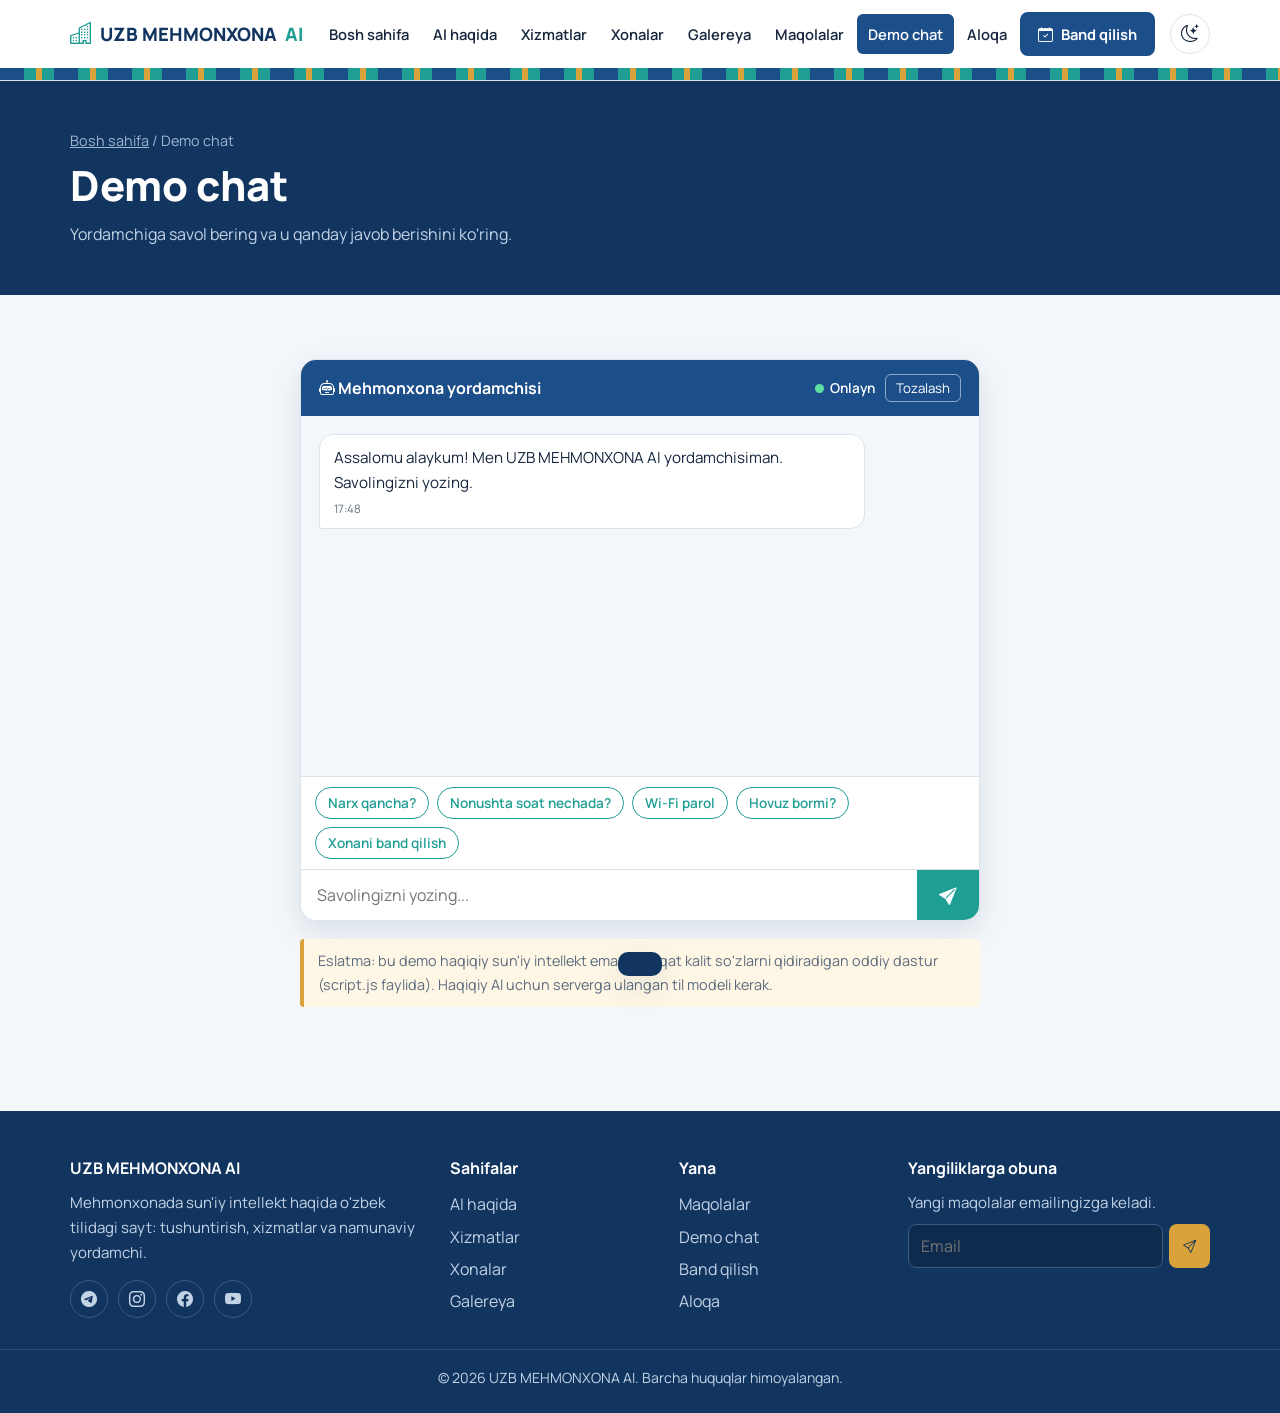
<file: demo.html>
<!DOCTYPE html>
<html lang="uz">
<head>
  <meta charset="UTF-8">
  <meta name="viewport" content="width=device-width, initial-scale=1.0">
  <meta name="description" content="UZB MEHMONXONA AI - mehmonxona sohasida sun'iy intellekt haqida sayt.">
  <title>Demo chat | UZB MEHMONXONA AI</title>
  <link rel="icon" href="data:image/svg+xml,%3Csvg xmlns='http://www.w3.org/2000/svg' viewBox='0 0 100 100'%3E%3Ctext y='.9em' font-size='90'%3E%F0%9F%8F%A8%3C/text%3E%3C/svg%3E">
  <link rel="preconnect" href="https://fonts.googleapis.com">
  <link rel="preconnect" href="https://fonts.gstatic.com" crossorigin>
  <link href="https://fonts.googleapis.com/css2?family=Manrope:wght@400;600;700;800&display=swap" rel="stylesheet">
  <!-- Kutubxonalar: ikonkalar, animatsiya, slayder -->
  <link rel="stylesheet" href="https://cdn.jsdelivr.net/npm/bootstrap-icons@1.11.3/font/bootstrap-icons.min.css">
  <link rel="stylesheet" href="https://cdn.jsdelivr.net/npm/aos@2.3.4/dist/aos.css">
  <link rel="stylesheet" href="https://cdn.jsdelivr.net/npm/swiper@11.1.4/swiper-bundle.min.css">
  <link rel="stylesheet" href="style.css">
</head>
<body>
  <div id="progress"></div>

  <header>
    <div class="konteyner header-ichi">
      <a href="index.html" class="logo"><i class="bi bi-buildings"></i>UZB MEHMONXONA <span>AI</span></a>
      <nav id="menyu"><ul><li><a href="index.html">Bosh sahifa</a></li><li><a href="ai-haqida.html">AI haqida</a></li><li><a href="xizmatlar.html">Xizmatlar</a></li><li><a href="xonalar.html">Xonalar</a></li><li><a href="galereya.html">Galereya</a></li><li><a href="maqolalar.html">Maqolalar</a></li><li><a href="demo.html" class="faol">Demo chat</a></li><li><a href="aloqa.html">Aloqa</a></li><li><a href="bron.html" class="tugma kichik"><i class="bi bi-calendar-check"></i> Band qilish</a></li></ul></nav>
      <div class="header-ong">
        <button class="ikon-tugma" id="temaTugma" aria-label="Kun va tun rejimi"></button>
        <button class="ikon-tugma menyu-tugma" id="menyuTugma" aria-label="Menyuni ochish" aria-expanded="false"><i class="bi bi-list"></i></button>
      </div>
    </div>
    <div class="naqsh"></div>
  </header>
<div class="sahifa-bosh"><div class="konteyner"><div class="yol"><a href="index.html">Bosh sahifa</a> / Demo chat</div><h1>Demo chat</h1><p>Yordamchiga savol bering va u qanday javob berishini ko'ring.</p></div></div>

  <main>
    <section>
      <div class="konteyner">
        <div class="chat-quti">
          <div class="chat-bosh"><span><i class="bi bi-robot"></i> Mehmonxona yordamchisi</span><span class="holat">Onlayn</span><button id="chatTozala" type="button">Tozalash</button></div>
          <div class="chat-xabarlar" id="chatXabarlar" aria-live="polite"></div>
          <div class="tezkor">
            <button type="button">Narx qancha?</button>
            <button type="button">Nonushta soat nechada?</button>
            <button type="button">Wi-Fi parol</button>
            <button type="button">Hovuz bormi?</button>
            <button type="button">Xonani band qilish</button>
          </div>
          <form class="chat-forma" id="chatForma">
            <input type="text" id="chatInput" placeholder="Savolingizni yozing..." aria-label="Savolingiz" autocomplete="off">
            <button type="submit" aria-label="Yuborish"><i class="bi bi-send-fill"></i></button>
          </form>
        </div>
        <p class="eslatma">Eslatma: bu demo haqiqiy sun'iy intellekt emas. U faqat kalit so'zlarni qidiradigan oddiy dastur (script.js faylida). Haqiqiy AI uchun serverga ulangan til modeli kerak.</p>
      </div>
    </section>
  </main>


  <footer>
    <div class="konteyner footer-ichi">
      <div>
        <b>UZB MEHMONXONA AI</b>
        <p>Mehmonxonada sun'iy intellekt haqida o'zbek tilidagi sayt: tushuntirish, xizmatlar va namunaviy yordamchi.</p>
        <div class="ijtimoiy">
          <a href="#" aria-label="Telegram"><i class="bi bi-telegram"></i></a>
          <a href="#" aria-label="Instagram"><i class="bi bi-instagram"></i></a>
          <a href="#" aria-label="Facebook"><i class="bi bi-facebook"></i></a>
          <a href="#" aria-label="YouTube"><i class="bi bi-youtube"></i></a>
        </div>
      </div>
      <div>
        <b>Sahifalar</b>
        <a href="ai-haqida.html">AI haqida</a>
        <a href="xizmatlar.html">Xizmatlar</a>
        <a href="xonalar.html">Xonalar</a>
        <a href="galereya.html">Galereya</a>
      </div>
      <div>
        <b>Yana</b>
        <a href="maqolalar.html">Maqolalar</a>
        <a href="demo.html">Demo chat</a>
        <a href="bron.html">Band qilish</a>
        <a href="aloqa.html">Aloqa</a>
      </div>
      <div>
        <b>Yangiliklarga obuna</b>
        <p>Yangi maqolalar emailingizga keladi.</p>
        <form class="obuna" id="obunaForma" novalidate>
          <input type="email" id="obunaEmail" placeholder="Email" aria-label="Email">
          <button type="submit" aria-label="Obuna bo'lish"><i class="bi bi-send"></i></button>
        </form>
      </div>
    </div>
    <p class="huquq">&copy; <span id="yil">2026</span> UZB MEHMONXONA AI. Barcha huquqlar himoyalangan.</p>
  </footer>

  <div class="modal" id="modal"><div class="modal-ichi" id="modalIchi"></div></div>
  <div id="xabarcha" role="status"></div>
  <button id="tepaga" aria-label="Tepaga qaytish"><i class="bi bi-arrow-up"></i></button>

  <script src="https://cdn.jsdelivr.net/npm/aos@2.3.4/dist/aos.js"></script>
  <script src="https://cdn.jsdelivr.net/npm/swiper@11.1.4/swiper-bundle.min.js"></script>
  
  <script src="data.js"></script>
  <script src="script.js"></script>
</body>
</html>
</file>
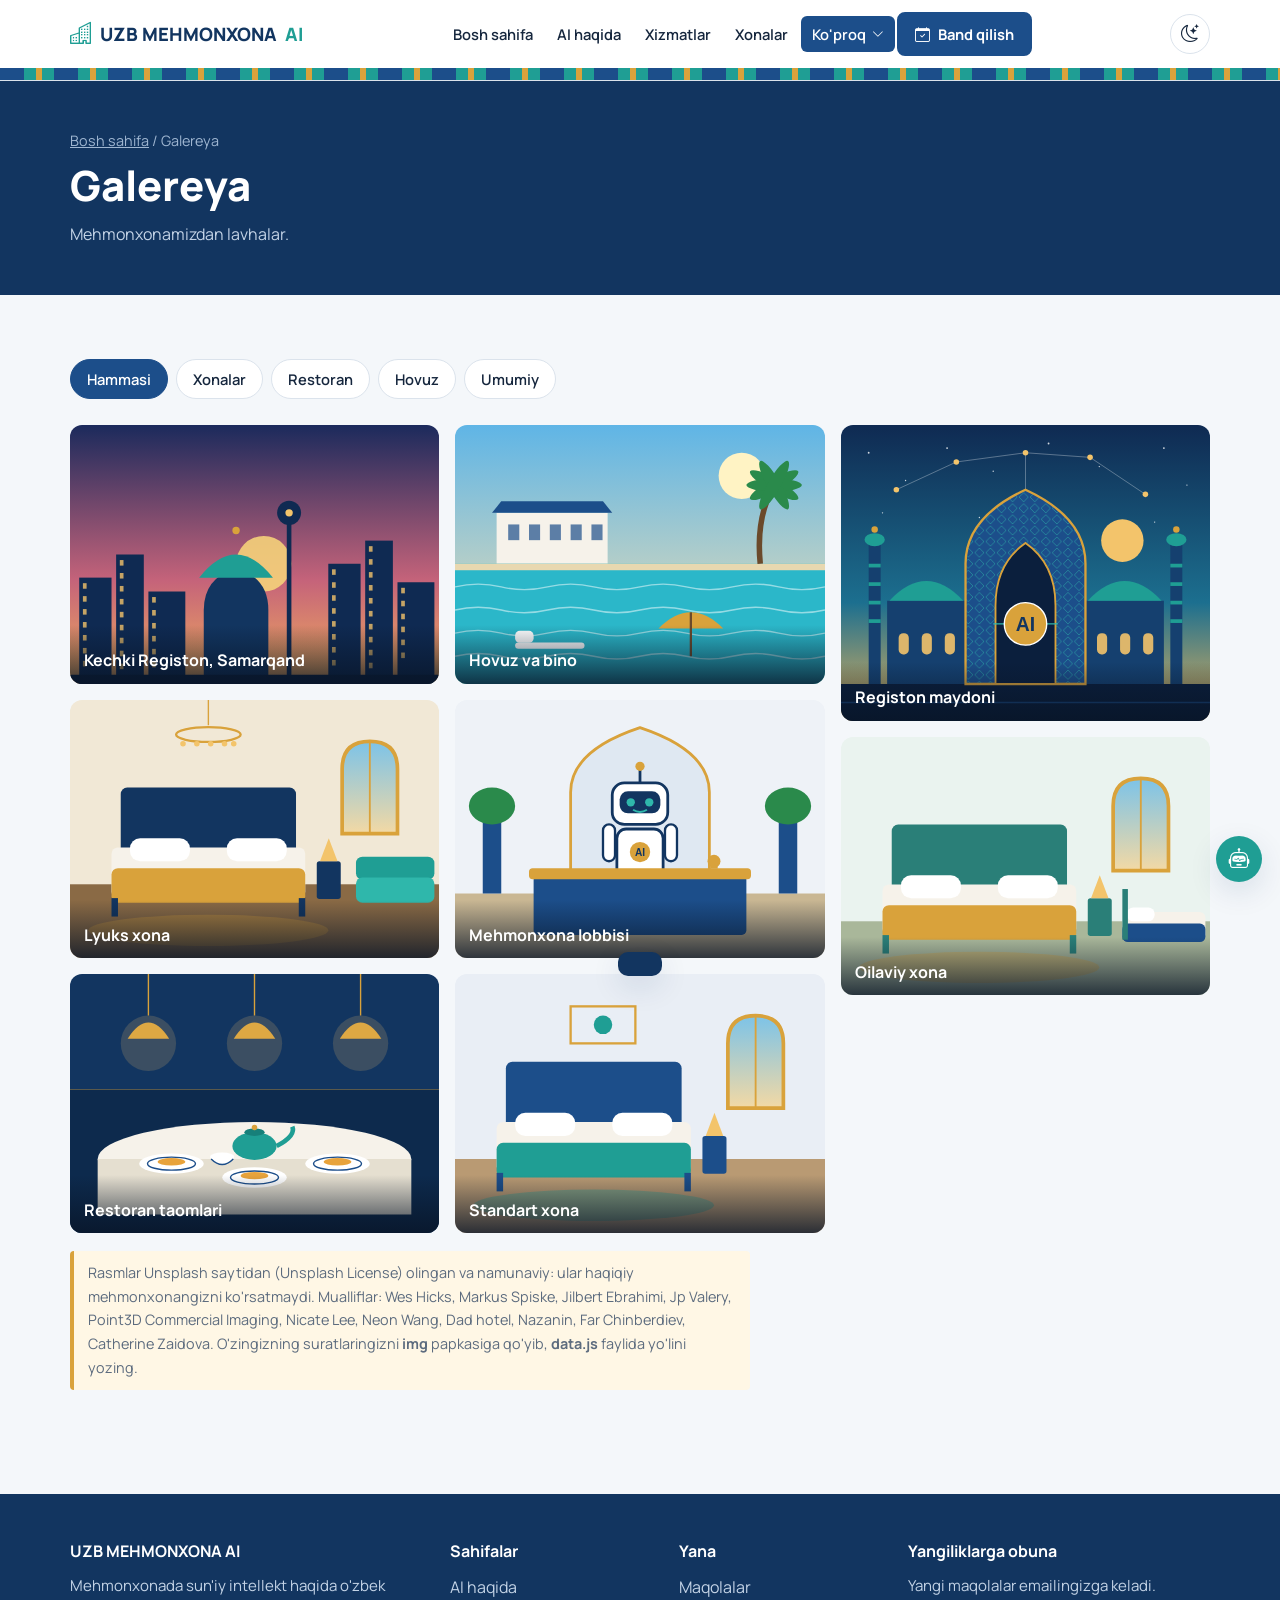
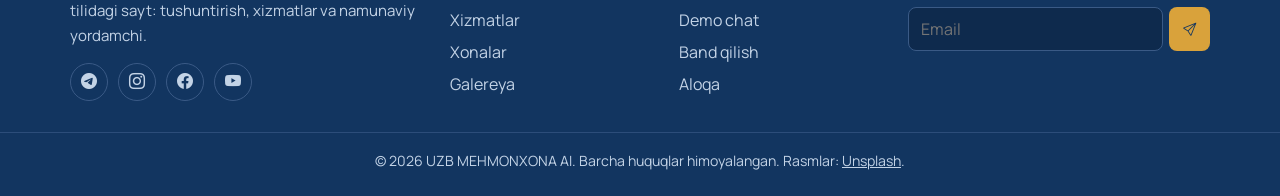
<file: galereya.html>
<!DOCTYPE html>
<html lang="uz">
<head>
  <meta charset="UTF-8">
  <meta name="viewport" content="width=device-width, initial-scale=1.0">
  <meta name="description" content="UZB MEHMONXONA AI - mehmonxona sohasida sun'iy intellekt haqida sayt.">
  <title>Galereya | UZB MEHMONXONA AI</title>
  <link rel="icon" href="data:image/svg+xml,%3Csvg xmlns='http://www.w3.org/2000/svg' viewBox='0 0 100 100'%3E%3Ctext y='.9em' font-size='90'%3E%F0%9F%8F%A8%3C/text%3E%3C/svg%3E">
  <link rel="preconnect" href="https://fonts.googleapis.com">
  <link rel="preconnect" href="https://fonts.gstatic.com" crossorigin>
  <link href="https://fonts.googleapis.com/css2?family=Manrope:wght@400;600;700;800&display=swap" rel="stylesheet">
  <!-- Kutubxonalar: ikonkalar, animatsiya, slayder -->
  <link rel="stylesheet" href="https://cdn.jsdelivr.net/npm/bootstrap-icons@1.11.3/font/bootstrap-icons.min.css">
  <link rel="stylesheet" href="https://cdn.jsdelivr.net/npm/aos@2.3.4/dist/aos.css">
  <link rel="stylesheet" href="https://cdn.jsdelivr.net/npm/swiper@11.1.4/swiper-bundle.min.css">
  <link rel="stylesheet" href="style.css">
</head>
<body>
  <div id="progress"></div>

  <header>
    <div class="konteyner header-ichi">
      <a href="index.html" class="logo"><i class="bi bi-buildings"></i>UZB MEHMONXONA <span>AI</span></a>
      <nav id="menyu"><ul><li><a href="index.html">Bosh sahifa</a></li><li><a href="ai-haqida.html">AI haqida</a></li><li><a href="xizmatlar.html">Xizmatlar</a></li><li><a href="xonalar.html">Xonalar</a></li><li class="dropdown"><button type="button" class="dropdown-tugma faol" aria-expanded="false" aria-haspopup="true">Ko'proq <i class="bi bi-chevron-down"></i></button><ul class="dropdown-menyu"><li><a href="galereya.html" class="faol"><i class="bi bi-images"></i> Galereya</a></li><li><a href="maqolalar.html"><i class="bi bi-journal-text"></i> Maqolalar</a></li><li><a href="aloqa.html"><i class="bi bi-envelope"></i> Aloqa</a></li></ul></li><li><a href="bron.html" class="tugma kichik"><i class="bi bi-calendar-check"></i> Band qilish</a></li></ul></nav>
      <div class="header-ong">
        <button class="ikon-tugma" id="temaTugma" aria-label="Kun va tun rejimi"></button>
        <button class="ikon-tugma menyu-tugma" id="menyuTugma" aria-label="Menyuni ochish" aria-expanded="false"><i class="bi bi-list"></i></button>
      </div>
    </div>
    <div class="naqsh"></div>
  </header>
<div class="sahifa-bosh"><div class="konteyner"><div class="yol"><a href="index.html">Bosh sahifa</a> / Galereya</div><h1>Galereya</h1><p>Mehmonxonamizdan lavhalar.</p></div></div>

  <main>
    <section>
      <div class="konteyner">
        <div class="filtr" id="galereyaFiltr">
          <button class="faol" data-tur="hammasi">Hammasi</button>
          <button data-tur="Xonalar">Xonalar</button>
          <button data-tur="Restoran">Restoran</button>
          <button data-tur="Hovuz">Hovuz</button>
          <button data-tur="Umumiy">Umumiy</button>
        </div>
        <div class="galereya" id="galereyaJoyi"></div>
        <p class="eslatma" style="margin-left:0">Rasmlar Unsplash saytidan (Unsplash License) olingan va namunaviy: ular haqiqiy mehmonxonangizni ko'rsatmaydi. Mualliflar: Wes Hicks, Markus Spiske, Jilbert Ebrahimi, Jp Valery, Point3D Commercial Imaging, Nicate Lee, Neon Wang, Dad hotel, Nazanin, Far Chinberdiev, Catherine Zaidova. O'zingizning suratlaringizni <b>img</b> papkasiga qo'yib, <b>data.js</b> faylida yo'lini yozing.</p>
      </div>
    </section>
  </main>


  <footer>
    <div class="konteyner footer-ichi">
      <div>
        <b>UZB MEHMONXONA AI</b>
        <p>Mehmonxonada sun'iy intellekt haqida o'zbek tilidagi sayt: tushuntirish, xizmatlar va namunaviy yordamchi.</p>
        <div class="ijtimoiy">
          <a href="#" aria-label="Telegram"><i class="bi bi-telegram"></i></a>
          <a href="#" aria-label="Instagram"><i class="bi bi-instagram"></i></a>
          <a href="#" aria-label="Facebook"><i class="bi bi-facebook"></i></a>
          <a href="#" aria-label="YouTube"><i class="bi bi-youtube"></i></a>
        </div>
      </div>
      <div>
        <b>Sahifalar</b>
        <a href="ai-haqida.html">AI haqida</a>
        <a href="xizmatlar.html">Xizmatlar</a>
        <a href="xonalar.html">Xonalar</a>
        <a href="galereya.html">Galereya</a>
      </div>
      <div>
        <b>Yana</b>
        <a href="maqolalar.html">Maqolalar</a>
        <a href="#" data-chat-och>Demo chat</a>
        <a href="bron.html">Band qilish</a>
        <a href="aloqa.html">Aloqa</a>
      </div>
      <div>
        <b>Yangiliklarga obuna</b>
        <p>Yangi maqolalar emailingizga keladi.</p>
        <form class="obuna" id="obunaForma" novalidate>
          <input type="email" id="obunaEmail" placeholder="Email" aria-label="Email">
          <button type="submit" aria-label="Obuna bo'lish"><i class="bi bi-send"></i></button>
        </form>
      </div>
    </div>
    <p class="huquq">&copy; <span id="yil">2026</span> UZB MEHMONXONA AI. Barcha huquqlar himoyalangan. Rasmlar: <a href="https://unsplash.com/" target="_blank" rel="noopener">Unsplash</a>.</p>
  </footer>

  <div class="modal" id="modal"><div class="modal-ichi" id="modalIchi"></div></div>
  <div id="xabarcha" role="status"></div>
  <div class="chat-oyna" id="chatOyna" role="dialog" aria-label="Mehmonxona yordamchisi">
    <div class="chat-bosh">
      <span><i class="bi bi-robot"></i> Mehmonxona yordamchisi</span>
      <button id="chatTozala" type="button" aria-label="Suhbatni tozalash" title="Tozalash"><i class="bi bi-arrow-counterclockwise"></i></button>
      <button id="chatYopish" type="button" aria-label="Chatni yopish" title="Yopish"><i class="bi bi-x-lg"></i></button>
    </div>
    <div class="chat-xabarlar" id="chatXabarlar" aria-live="polite"></div>
    <div class="tezkor">
      <button type="button">Narx qancha?</button>
      <button type="button">Nonushta soat nechada?</button>
      <button type="button">Wi-Fi parol</button>
      <button type="button">Hovuz bormi?</button>
      <button type="button">Xonani band qilish</button>
    </div>
    <form class="chat-forma" id="chatForma">
      <input type="text" id="chatInput" placeholder="Savolingizni yozing..." aria-label="Savolingiz" autocomplete="off">
      <button type="submit" aria-label="Yuborish"><i class="bi bi-send-fill"></i></button>
    </form>
    <p class="chat-eslatma">Demo: haqiqiy AI emas, kalit so'zlar bilan ishlaydi.</p>
  </div>
  <div class="pastki-tugmalar">
    <button type="button" class="robot-tugma" id="robotTugma" aria-label="Chatni ochish" title="Yordamchi bilan suhbat" aria-expanded="false" aria-controls="chatOyna"><i class="bi bi-robot"></i></button>
    <button id="tepaga" aria-label="Tepaga qaytish"><i class="bi bi-arrow-up"></i></button>
  </div>

  <script src="https://cdn.jsdelivr.net/npm/aos@2.3.4/dist/aos.js"></script>
  <script src="https://cdn.jsdelivr.net/npm/swiper@11.1.4/swiper-bundle.min.js"></script>
  
  <script src="data.js"></script>
  <script src="script.js"></script>
</body>
</html>
</file>
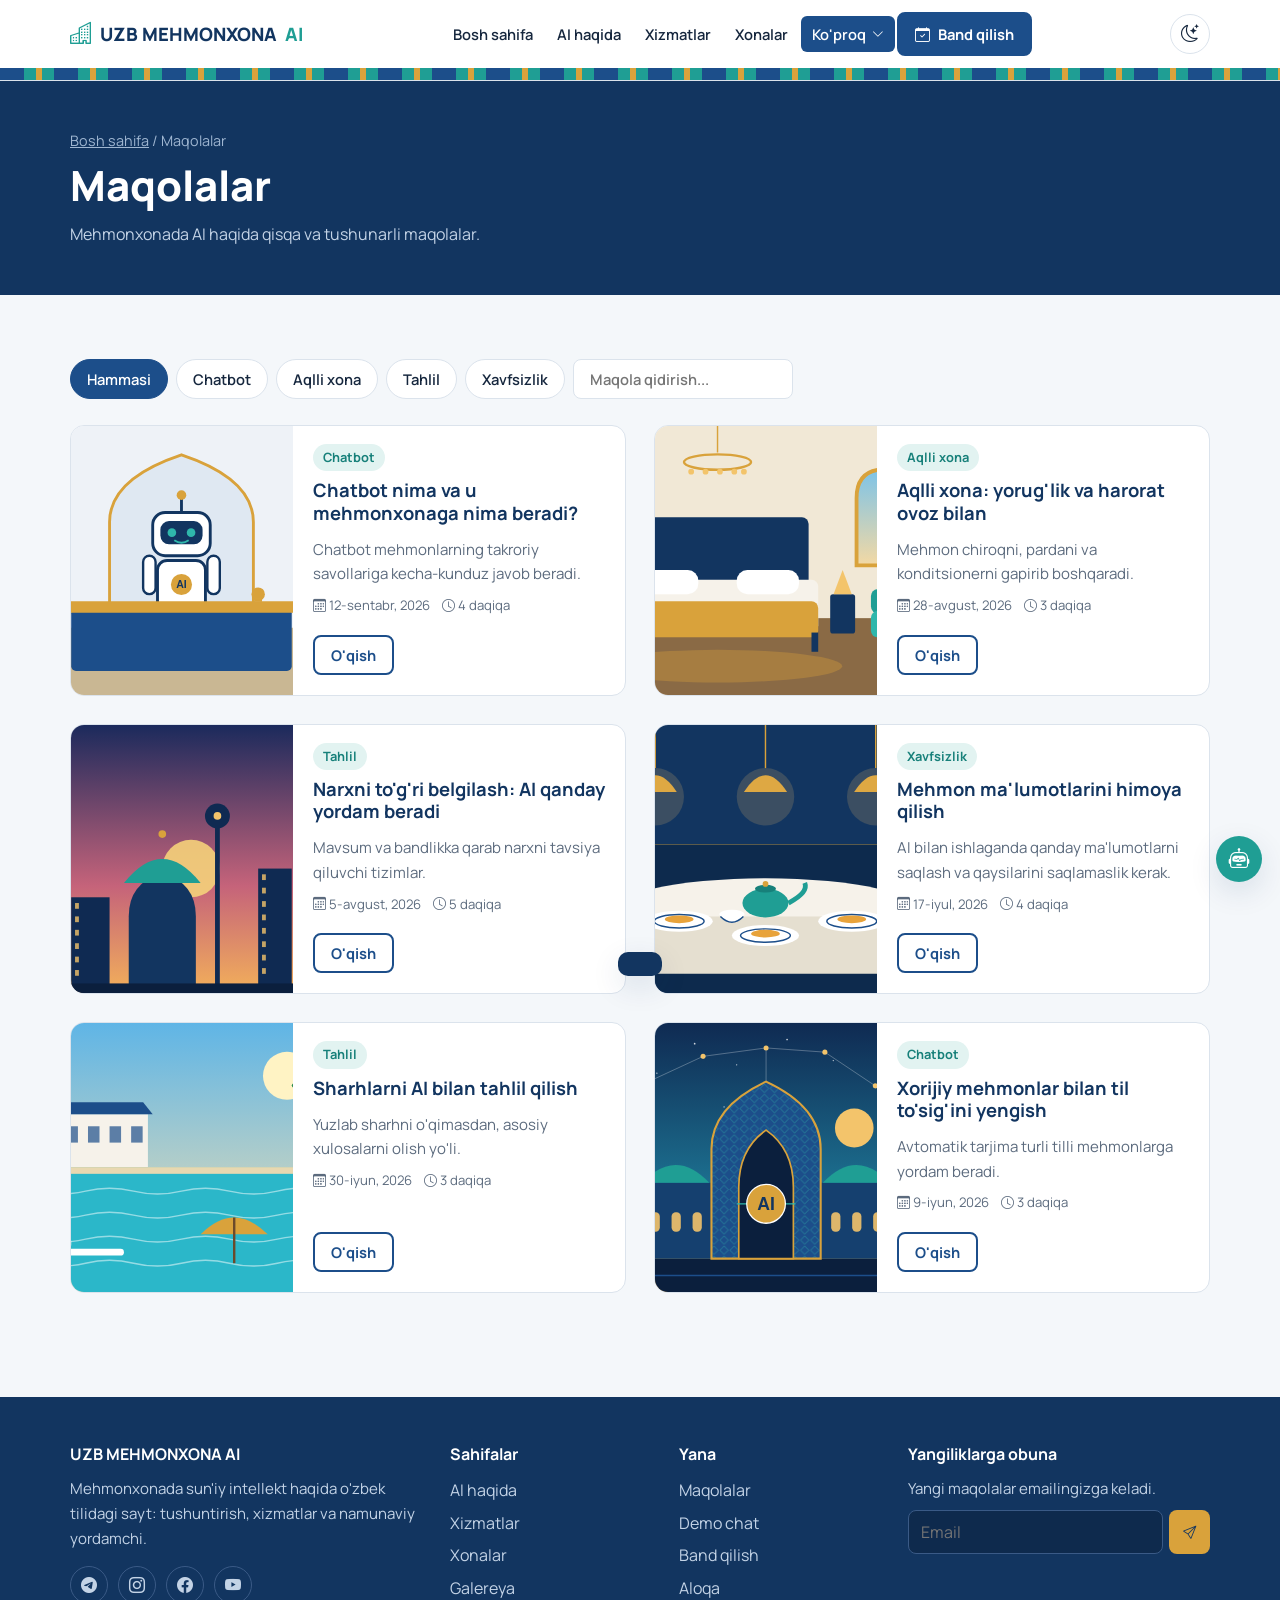
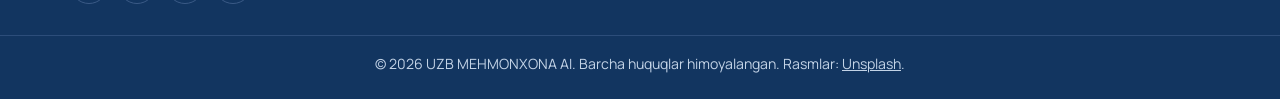
<file: maqolalar.html>
<!DOCTYPE html>
<html lang="uz">
<head>
  <meta charset="UTF-8">
  <meta name="viewport" content="width=device-width, initial-scale=1.0">
  <meta name="description" content="UZB MEHMONXONA AI - mehmonxona sohasida sun'iy intellekt haqida sayt.">
  <title>Maqolalar | UZB MEHMONXONA AI</title>
  <link rel="icon" href="data:image/svg+xml,%3Csvg xmlns='http://www.w3.org/2000/svg' viewBox='0 0 100 100'%3E%3Ctext y='.9em' font-size='90'%3E%F0%9F%8F%A8%3C/text%3E%3C/svg%3E">
  <link rel="preconnect" href="https://fonts.googleapis.com">
  <link rel="preconnect" href="https://fonts.gstatic.com" crossorigin>
  <link href="https://fonts.googleapis.com/css2?family=Manrope:wght@400;600;700;800&display=swap" rel="stylesheet">
  <!-- Kutubxonalar: ikonkalar, animatsiya, slayder -->
  <link rel="stylesheet" href="https://cdn.jsdelivr.net/npm/bootstrap-icons@1.11.3/font/bootstrap-icons.min.css">
  <link rel="stylesheet" href="https://cdn.jsdelivr.net/npm/aos@2.3.4/dist/aos.css">
  <link rel="stylesheet" href="https://cdn.jsdelivr.net/npm/swiper@11.1.4/swiper-bundle.min.css">
  <link rel="stylesheet" href="style.css">
</head>
<body>
  <div id="progress"></div>

  <header>
    <div class="konteyner header-ichi">
      <a href="index.html" class="logo"><i class="bi bi-buildings"></i>UZB MEHMONXONA <span>AI</span></a>
      <nav id="menyu"><ul><li><a href="index.html">Bosh sahifa</a></li><li><a href="ai-haqida.html">AI haqida</a></li><li><a href="xizmatlar.html">Xizmatlar</a></li><li><a href="xonalar.html">Xonalar</a></li><li class="dropdown"><button type="button" class="dropdown-tugma faol" aria-expanded="false" aria-haspopup="true">Ko'proq <i class="bi bi-chevron-down"></i></button><ul class="dropdown-menyu"><li><a href="galereya.html"><i class="bi bi-images"></i> Galereya</a></li><li><a href="maqolalar.html" class="faol"><i class="bi bi-journal-text"></i> Maqolalar</a></li><li><a href="aloqa.html"><i class="bi bi-envelope"></i> Aloqa</a></li></ul></li><li><a href="bron.html" class="tugma kichik"><i class="bi bi-calendar-check"></i> Band qilish</a></li></ul></nav>
      <div class="header-ong">
        <button class="ikon-tugma" id="temaTugma" aria-label="Kun va tun rejimi"></button>
        <button class="ikon-tugma menyu-tugma" id="menyuTugma" aria-label="Menyuni ochish" aria-expanded="false"><i class="bi bi-list"></i></button>
      </div>
    </div>
    <div class="naqsh"></div>
  </header>
<div class="sahifa-bosh"><div class="konteyner"><div class="yol"><a href="index.html">Bosh sahifa</a> / Maqolalar</div><h1>Maqolalar</h1><p>Mehmonxonada AI haqida qisqa va tushunarli maqolalar.</p></div></div>

  <main>
    <section>
      <div class="konteyner">
        <div class="filtr" id="maqolaFiltr">
          <button class="faol" data-tur="hammasi">Hammasi</button>
          <button data-tur="Chatbot">Chatbot</button>
          <button data-tur="Aqlli xona">Aqlli xona</button>
          <button data-tur="Tahlil">Tahlil</button>
          <button data-tur="Xavfsizlik">Xavfsizlik</button>
          <input type="search" id="qidiruv" placeholder="Maqola qidirish..." aria-label="Qidiruv">
        </div>
        <div class="maqola-qator" id="maqolaJoyi"></div>
        <p class="bosh-xabar" id="boshXabar">Hech narsa topilmadi. Boshqa so'z bilan urinib ko'ring.</p>
      </div>
    </section>
  </main>


  <footer>
    <div class="konteyner footer-ichi">
      <div>
        <b>UZB MEHMONXONA AI</b>
        <p>Mehmonxonada sun'iy intellekt haqida o'zbek tilidagi sayt: tushuntirish, xizmatlar va namunaviy yordamchi.</p>
        <div class="ijtimoiy">
          <a href="#" aria-label="Telegram"><i class="bi bi-telegram"></i></a>
          <a href="#" aria-label="Instagram"><i class="bi bi-instagram"></i></a>
          <a href="#" aria-label="Facebook"><i class="bi bi-facebook"></i></a>
          <a href="#" aria-label="YouTube"><i class="bi bi-youtube"></i></a>
        </div>
      </div>
      <div>
        <b>Sahifalar</b>
        <a href="ai-haqida.html">AI haqida</a>
        <a href="xizmatlar.html">Xizmatlar</a>
        <a href="xonalar.html">Xonalar</a>
        <a href="galereya.html">Galereya</a>
      </div>
      <div>
        <b>Yana</b>
        <a href="maqolalar.html">Maqolalar</a>
        <a href="#" data-chat-och>Demo chat</a>
        <a href="bron.html">Band qilish</a>
        <a href="aloqa.html">Aloqa</a>
      </div>
      <div>
        <b>Yangiliklarga obuna</b>
        <p>Yangi maqolalar emailingizga keladi.</p>
        <form class="obuna" id="obunaForma" novalidate>
          <input type="email" id="obunaEmail" placeholder="Email" aria-label="Email">
          <button type="submit" aria-label="Obuna bo'lish"><i class="bi bi-send"></i></button>
        </form>
      </div>
    </div>
    <p class="huquq">&copy; <span id="yil">2026</span> UZB MEHMONXONA AI. Barcha huquqlar himoyalangan. Rasmlar: <a href="https://unsplash.com/" target="_blank" rel="noopener">Unsplash</a>.</p>
  </footer>

  <div class="modal" id="modal"><div class="modal-ichi" id="modalIchi"></div></div>
  <div id="xabarcha" role="status"></div>
  <div class="chat-oyna" id="chatOyna" role="dialog" aria-label="Mehmonxona yordamchisi">
    <div class="chat-bosh">
      <span><i class="bi bi-robot"></i> Mehmonxona yordamchisi</span>
      <button id="chatTozala" type="button" aria-label="Suhbatni tozalash" title="Tozalash"><i class="bi bi-arrow-counterclockwise"></i></button>
      <button id="chatYopish" type="button" aria-label="Chatni yopish" title="Yopish"><i class="bi bi-x-lg"></i></button>
    </div>
    <div class="chat-xabarlar" id="chatXabarlar" aria-live="polite"></div>
    <div class="tezkor">
      <button type="button">Narx qancha?</button>
      <button type="button">Nonushta soat nechada?</button>
      <button type="button">Wi-Fi parol</button>
      <button type="button">Hovuz bormi?</button>
      <button type="button">Xonani band qilish</button>
    </div>
    <form class="chat-forma" id="chatForma">
      <input type="text" id="chatInput" placeholder="Savolingizni yozing..." aria-label="Savolingiz" autocomplete="off">
      <button type="submit" aria-label="Yuborish"><i class="bi bi-send-fill"></i></button>
    </form>
    <p class="chat-eslatma">Demo: haqiqiy AI emas, kalit so'zlar bilan ishlaydi.</p>
  </div>
  <div class="pastki-tugmalar">
    <button type="button" class="robot-tugma" id="robotTugma" aria-label="Chatni ochish" title="Yordamchi bilan suhbat" aria-expanded="false" aria-controls="chatOyna"><i class="bi bi-robot"></i></button>
    <button id="tepaga" aria-label="Tepaga qaytish"><i class="bi bi-arrow-up"></i></button>
  </div>

  <script src="https://cdn.jsdelivr.net/npm/aos@2.3.4/dist/aos.js"></script>
  <script src="https://cdn.jsdelivr.net/npm/swiper@11.1.4/swiper-bundle.min.js"></script>
  
  <script src="data.js"></script>
  <script src="script.js"></script>
</body>
</html>
</file>
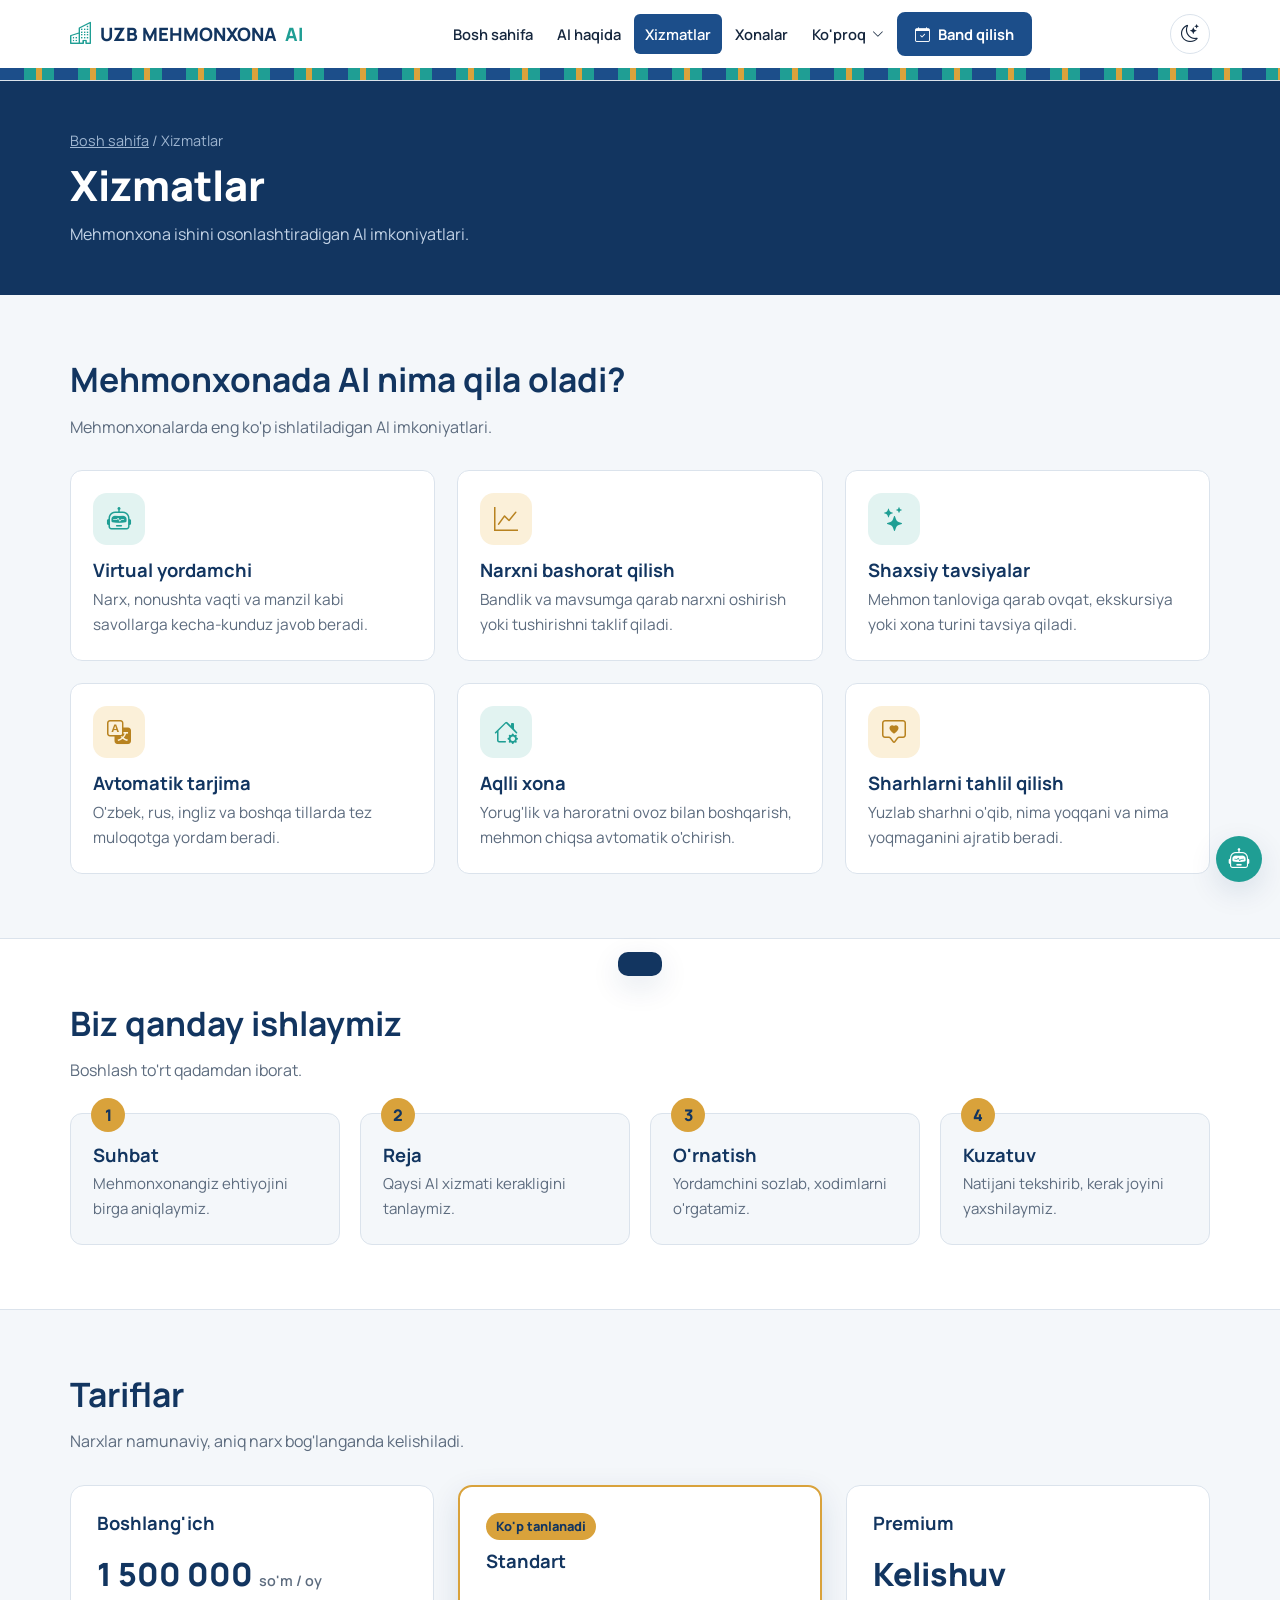
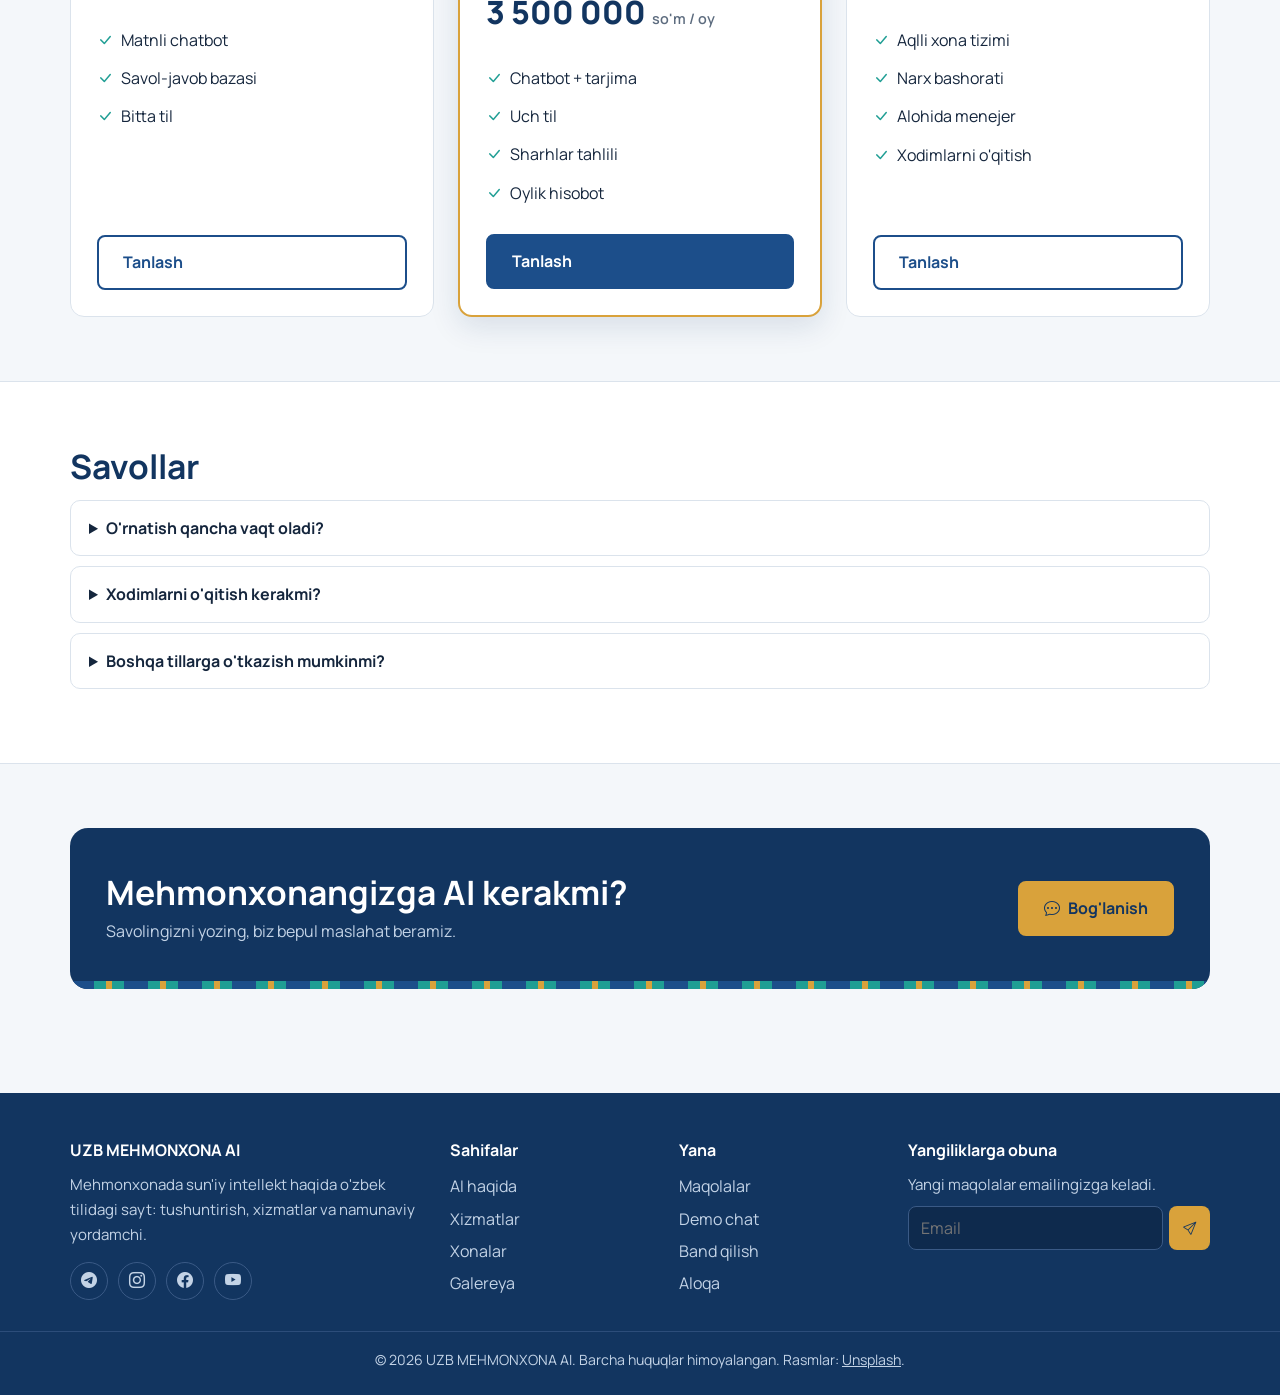
<file: xizmatlar.html>
<!DOCTYPE html>
<html lang="uz">
<head>
  <meta charset="UTF-8">
  <meta name="viewport" content="width=device-width, initial-scale=1.0">
  <meta name="description" content="UZB MEHMONXONA AI - mehmonxona sohasida sun'iy intellekt haqida sayt.">
  <title>Xizmatlar | UZB MEHMONXONA AI</title>
  <link rel="icon" href="data:image/svg+xml,%3Csvg xmlns='http://www.w3.org/2000/svg' viewBox='0 0 100 100'%3E%3Ctext y='.9em' font-size='90'%3E%F0%9F%8F%A8%3C/text%3E%3C/svg%3E">
  <link rel="preconnect" href="https://fonts.googleapis.com">
  <link rel="preconnect" href="https://fonts.gstatic.com" crossorigin>
  <link href="https://fonts.googleapis.com/css2?family=Manrope:wght@400;600;700;800&display=swap" rel="stylesheet">
  <!-- Kutubxonalar: ikonkalar, animatsiya, slayder -->
  <link rel="stylesheet" href="https://cdn.jsdelivr.net/npm/bootstrap-icons@1.11.3/font/bootstrap-icons.min.css">
  <link rel="stylesheet" href="https://cdn.jsdelivr.net/npm/aos@2.3.4/dist/aos.css">
  <link rel="stylesheet" href="https://cdn.jsdelivr.net/npm/swiper@11.1.4/swiper-bundle.min.css">
  <link rel="stylesheet" href="style.css">
</head>
<body>
  <div id="progress"></div>

  <header>
    <div class="konteyner header-ichi">
      <a href="index.html" class="logo"><i class="bi bi-buildings"></i>UZB MEHMONXONA <span>AI</span></a>
      <nav id="menyu"><ul><li><a href="index.html">Bosh sahifa</a></li><li><a href="ai-haqida.html">AI haqida</a></li><li><a href="xizmatlar.html" class="faol">Xizmatlar</a></li><li><a href="xonalar.html">Xonalar</a></li><li class="dropdown"><button type="button" class="dropdown-tugma" aria-expanded="false" aria-haspopup="true">Ko'proq <i class="bi bi-chevron-down"></i></button><ul class="dropdown-menyu"><li><a href="galereya.html"><i class="bi bi-images"></i> Galereya</a></li><li><a href="maqolalar.html"><i class="bi bi-journal-text"></i> Maqolalar</a></li><li><a href="aloqa.html"><i class="bi bi-envelope"></i> Aloqa</a></li></ul></li><li><a href="bron.html" class="tugma kichik"><i class="bi bi-calendar-check"></i> Band qilish</a></li></ul></nav>
      <div class="header-ong">
        <button class="ikon-tugma" id="temaTugma" aria-label="Kun va tun rejimi"></button>
        <button class="ikon-tugma menyu-tugma" id="menyuTugma" aria-label="Menyuni ochish" aria-expanded="false"><i class="bi bi-list"></i></button>
      </div>
    </div>
    <div class="naqsh"></div>
  </header>
<div class="sahifa-bosh"><div class="konteyner"><div class="yol"><a href="index.html">Bosh sahifa</a> / Xizmatlar</div><h1>Xizmatlar</h1><p>Mehmonxona ishini osonlashtiradigan AI imkoniyatlari.</p></div></div>

  <main>
    <section>
      <div class="konteyner">
        <h2 data-aos="fade-up">Mehmonxonada AI nima qila oladi?</h2>
        <p class="bolim-matn">Mehmonxonalarda eng ko'p ishlatiladigan AI imkoniyatlari.</p>
        <div class="ustunlar">
          <div class="blok" data-aos="fade-up"><div class="ikon-doira"><i class="bi bi-robot"></i></div><h3>Virtual yordamchi</h3><p>Narx, nonushta vaqti va manzil kabi savollarga kecha-kunduz javob beradi.</p></div>
          <div class="blok" data-aos="fade-up" data-aos-delay="100"><div class="ikon-doira"><i class="bi bi-graph-up"></i></div><h3>Narxni bashorat qilish</h3><p>Bandlik va mavsumga qarab narxni oshirish yoki tushirishni taklif qiladi.</p></div>
          <div class="blok" data-aos="fade-up" data-aos-delay="200"><div class="ikon-doira"><i class="bi bi-stars"></i></div><h3>Shaxsiy tavsiyalar</h3><p>Mehmon tanloviga qarab ovqat, ekskursiya yoki xona turini tavsiya qiladi.</p></div>
          <div class="blok" data-aos="fade-up"><div class="ikon-doira"><i class="bi bi-translate"></i></div><h3>Avtomatik tarjima</h3><p>O'zbek, rus, ingliz va boshqa tillarda tez muloqotga yordam beradi.</p></div>
          <div class="blok" data-aos="fade-up" data-aos-delay="100"><div class="ikon-doira"><i class="bi bi-house-gear"></i></div><h3>Aqlli xona</h3><p>Yorug'lik va haroratni ovoz bilan boshqarish, mehmon chiqsa avtomatik o'chirish.</p></div>
          <div class="blok" data-aos="fade-up" data-aos-delay="200"><div class="ikon-doira"><i class="bi bi-chat-square-heart"></i></div><h3>Sharhlarni tahlil qilish</h3><p>Yuzlab sharhni o'qib, nima yoqqani va nima yoqmaganini ajratib beradi.</p></div>
        </div>
      </div>
    </section>

    <section class="oq-fon">
      <div class="konteyner">
        <h2>Biz qanday ishlaymiz</h2>
        <p class="bolim-matn">Boshlash to'rt qadamdan iborat.</p>
        <div class="bosqichlar">
          <div class="bosqich"><h3>Suhbat</h3><p>Mehmonxonangiz ehtiyojini birga aniqlaymiz.</p></div>
          <div class="bosqich"><h3>Reja</h3><p>Qaysi AI xizmati kerakligini tanlaymiz.</p></div>
          <div class="bosqich"><h3>O'rnatish</h3><p>Yordamchini sozlab, xodimlarni o'rgatamiz.</p></div>
          <div class="bosqich"><h3>Kuzatuv</h3><p>Natijani tekshirib, kerak joyini yaxshilaymiz.</p></div>
        </div>
      </div>
    </section>

    <section>
      <div class="konteyner">
        <h2 data-aos="fade-up">Tariflar</h2>
        <p class="bolim-matn">Narxlar namunaviy, aniq narx bog'langanda kelishiladi.</p>
        <div class="narx-rejalar">
          <div class="reja" data-aos="fade-up"><h3>Boshlang'ich</h3><div class="summa">1 500 000 <small>so'm / oy</small></div><ul><li><i class="bi bi-check-lg"></i>Matnli chatbot</li><li><i class="bi bi-check-lg"></i>Savol-javob bazasi</li><li><i class="bi bi-check-lg"></i>Bitta til</li></ul><a href="aloqa.html" class="tugma ikkinchi">Tanlash</a></div>
          <div class="reja tanlangan" data-aos="fade-up"><span class="belgi">Ko'p tanlanadi</span><h3>Standart</h3><div class="summa">3 500 000 <small>so'm / oy</small></div><ul><li><i class="bi bi-check-lg"></i>Chatbot + tarjima</li><li><i class="bi bi-check-lg"></i>Uch til</li><li><i class="bi bi-check-lg"></i>Sharhlar tahlili</li><li><i class="bi bi-check-lg"></i>Oylik hisobot</li></ul><a href="aloqa.html" class="tugma">Tanlash</a></div>
          <div class="reja" data-aos="fade-up"><h3>Premium</h3><div class="summa">Kelishuv <small></small></div><ul><li><i class="bi bi-check-lg"></i>Aqlli xona tizimi</li><li><i class="bi bi-check-lg"></i>Narx bashorati</li><li><i class="bi bi-check-lg"></i>Alohida menejer</li><li><i class="bi bi-check-lg"></i>Xodimlarni o'qitish</li></ul><a href="aloqa.html" class="tugma ikkinchi">Tanlash</a></div>
        </div>
      </div>
    </section>

    <section class="oq-fon">
      <div class="konteyner">
        <h2>Savollar</h2>
        <details><summary>O'rnatish qancha vaqt oladi?</summary><p>Oddiy chatbot odatda bir necha kunda tayyor bo'ladi. Aqlli xona kabi murakkab tizimlar uzoqroq vaqt talab qiladi.</p></details>
        <details><summary>Xodimlarni o'qitish kerakmi?</summary><p>Ha, qisqa o'qitish kifoya: yordamchi qanday ishlashi va qachon odamga uzatishini tushuntiramiz.</p></details>
        <details><summary>Boshqa tillarga o'tkazish mumkinmi?</summary><p>Ha, standart tarifda uch til bor, kerak bo'lsa boshqa til qo'shiladi.</p></details>
      </div>
    </section>

    <section>
      <div class="konteyner">
        <div class="cta" data-aos="fade-up">
          <div><h2>Mehmonxonangizga AI kerakmi?</h2><p>Savolingizni yozing, biz bepul maslahat beramiz.</p></div>
          <a href="aloqa.html" class="tugma oltin"><i class="bi bi-chat-dots"></i> Bog'lanish</a>
        </div>
      </div>
    </section>
  </main>


  <footer>
    <div class="konteyner footer-ichi">
      <div>
        <b>UZB MEHMONXONA AI</b>
        <p>Mehmonxonada sun'iy intellekt haqida o'zbek tilidagi sayt: tushuntirish, xizmatlar va namunaviy yordamchi.</p>
        <div class="ijtimoiy">
          <a href="#" aria-label="Telegram"><i class="bi bi-telegram"></i></a>
          <a href="#" aria-label="Instagram"><i class="bi bi-instagram"></i></a>
          <a href="#" aria-label="Facebook"><i class="bi bi-facebook"></i></a>
          <a href="#" aria-label="YouTube"><i class="bi bi-youtube"></i></a>
        </div>
      </div>
      <div>
        <b>Sahifalar</b>
        <a href="ai-haqida.html">AI haqida</a>
        <a href="xizmatlar.html">Xizmatlar</a>
        <a href="xonalar.html">Xonalar</a>
        <a href="galereya.html">Galereya</a>
      </div>
      <div>
        <b>Yana</b>
        <a href="maqolalar.html">Maqolalar</a>
        <a href="#" data-chat-och>Demo chat</a>
        <a href="bron.html">Band qilish</a>
        <a href="aloqa.html">Aloqa</a>
      </div>
      <div>
        <b>Yangiliklarga obuna</b>
        <p>Yangi maqolalar emailingizga keladi.</p>
        <form class="obuna" id="obunaForma" novalidate>
          <input type="email" id="obunaEmail" placeholder="Email" aria-label="Email">
          <button type="submit" aria-label="Obuna bo'lish"><i class="bi bi-send"></i></button>
        </form>
      </div>
    </div>
    <p class="huquq">&copy; <span id="yil">2026</span> UZB MEHMONXONA AI. Barcha huquqlar himoyalangan. Rasmlar: <a href="https://unsplash.com/" target="_blank" rel="noopener">Unsplash</a>.</p>
  </footer>

  <div class="modal" id="modal"><div class="modal-ichi" id="modalIchi"></div></div>
  <div id="xabarcha" role="status"></div>
  <div class="chat-oyna" id="chatOyna" role="dialog" aria-label="Mehmonxona yordamchisi">
    <div class="chat-bosh">
      <span><i class="bi bi-robot"></i> Mehmonxona yordamchisi</span>
      <button id="chatTozala" type="button" aria-label="Suhbatni tozalash" title="Tozalash"><i class="bi bi-arrow-counterclockwise"></i></button>
      <button id="chatYopish" type="button" aria-label="Chatni yopish" title="Yopish"><i class="bi bi-x-lg"></i></button>
    </div>
    <div class="chat-xabarlar" id="chatXabarlar" aria-live="polite"></div>
    <div class="tezkor">
      <button type="button">Narx qancha?</button>
      <button type="button">Nonushta soat nechada?</button>
      <button type="button">Wi-Fi parol</button>
      <button type="button">Hovuz bormi?</button>
      <button type="button">Xonani band qilish</button>
    </div>
    <form class="chat-forma" id="chatForma">
      <input type="text" id="chatInput" placeholder="Savolingizni yozing..." aria-label="Savolingiz" autocomplete="off">
      <button type="submit" aria-label="Yuborish"><i class="bi bi-send-fill"></i></button>
    </form>
    <p class="chat-eslatma">Demo: haqiqiy AI emas, kalit so'zlar bilan ishlaydi.</p>
  </div>
  <div class="pastki-tugmalar">
    <button type="button" class="robot-tugma" id="robotTugma" aria-label="Chatni ochish" title="Yordamchi bilan suhbat" aria-expanded="false" aria-controls="chatOyna"><i class="bi bi-robot"></i></button>
    <button id="tepaga" aria-label="Tepaga qaytish"><i class="bi bi-arrow-up"></i></button>
  </div>

  <script src="https://cdn.jsdelivr.net/npm/aos@2.3.4/dist/aos.js"></script>
  <script src="https://cdn.jsdelivr.net/npm/swiper@11.1.4/swiper-bundle.min.js"></script>
  
  <script src="data.js"></script>
  <script src="script.js"></script>
</body>
</html>
</file>
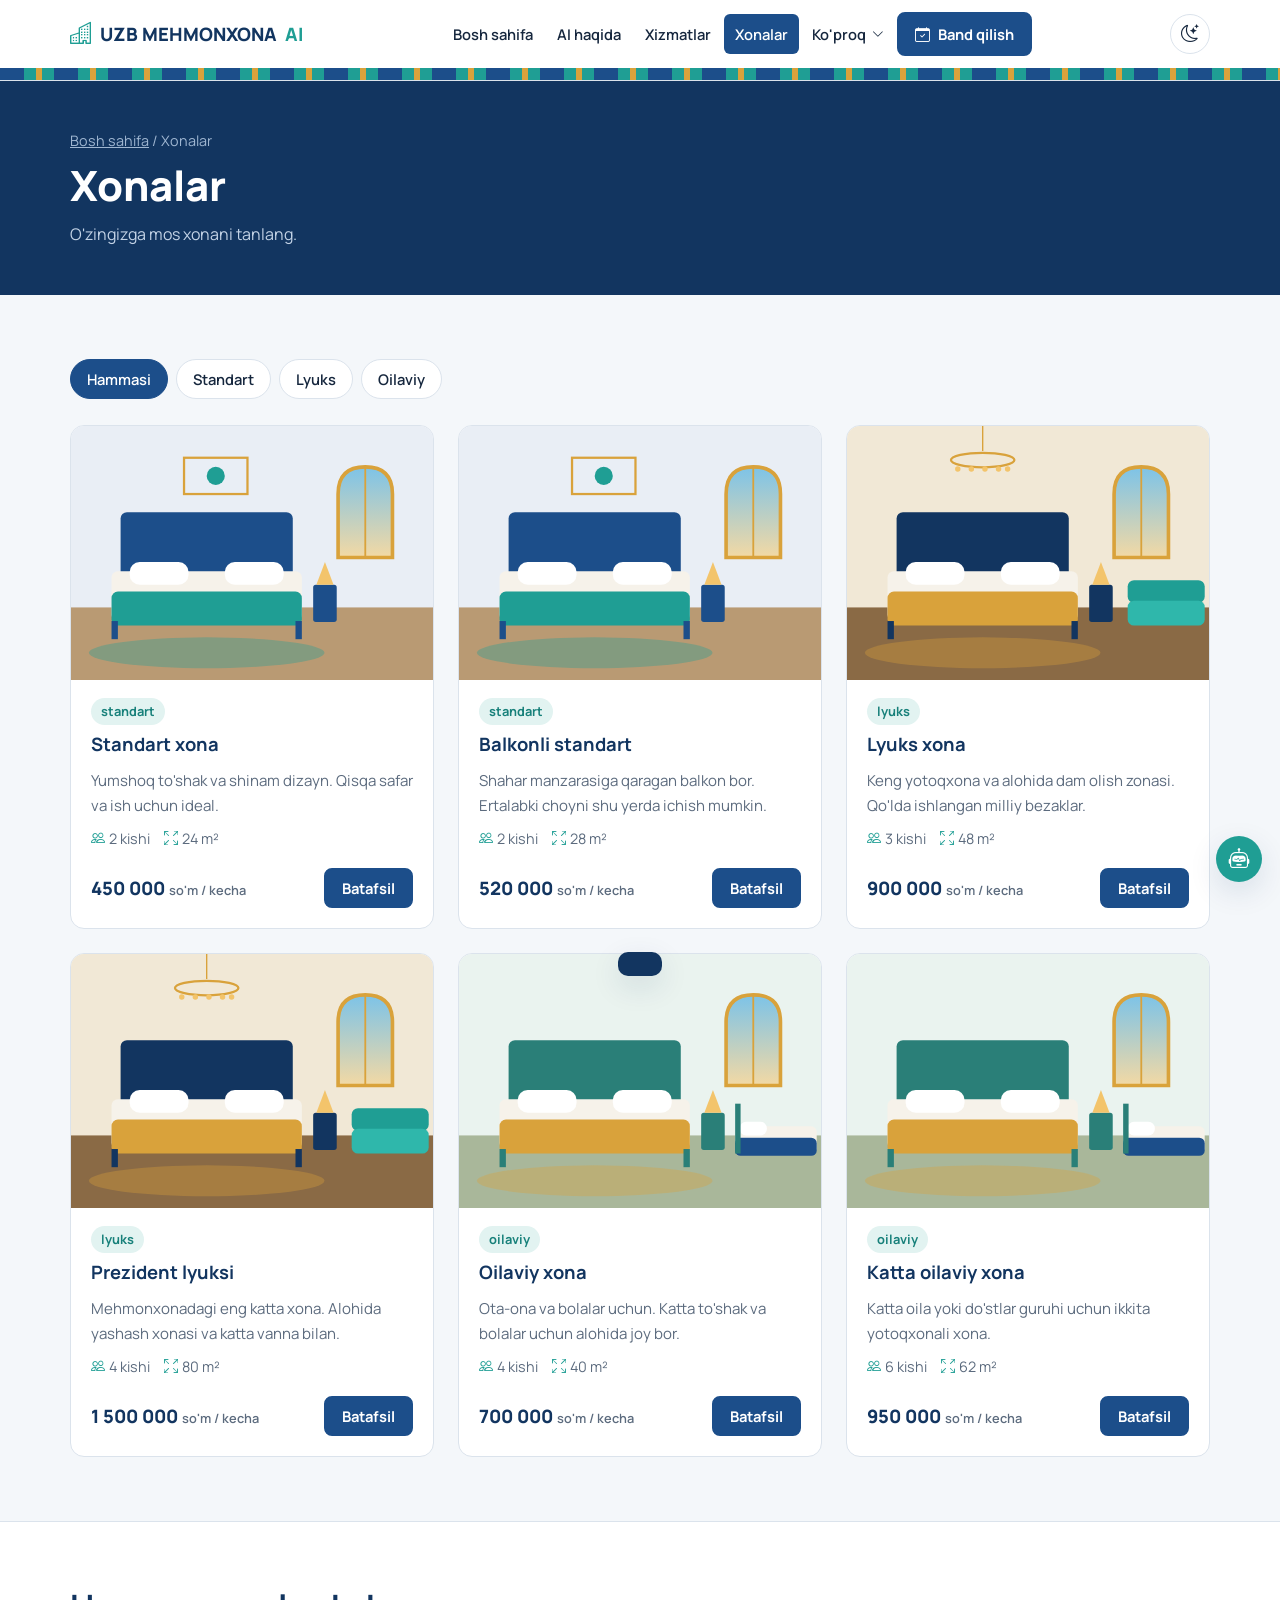
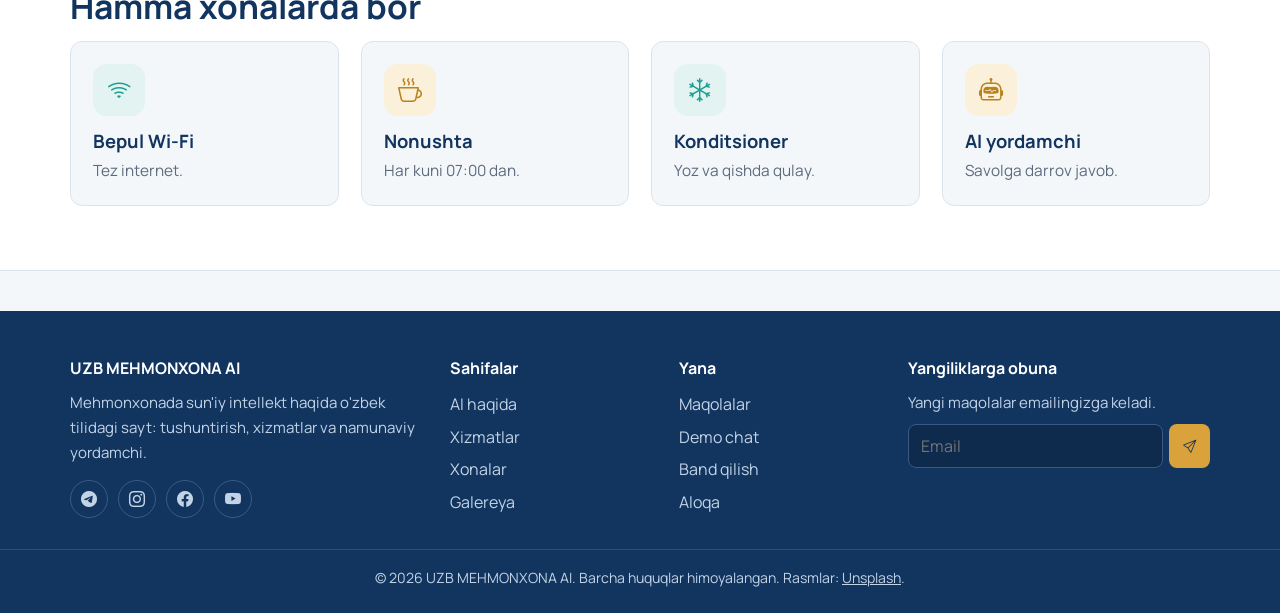
<file: xonalar.html>
<!DOCTYPE html>
<html lang="uz">
<head>
  <meta charset="UTF-8">
  <meta name="viewport" content="width=device-width, initial-scale=1.0">
  <meta name="description" content="UZB MEHMONXONA AI - mehmonxona sohasida sun'iy intellekt haqida sayt.">
  <title>Xonalar | UZB MEHMONXONA AI</title>
  <link rel="icon" href="data:image/svg+xml,%3Csvg xmlns='http://www.w3.org/2000/svg' viewBox='0 0 100 100'%3E%3Ctext y='.9em' font-size='90'%3E%F0%9F%8F%A8%3C/text%3E%3C/svg%3E">
  <link rel="preconnect" href="https://fonts.googleapis.com">
  <link rel="preconnect" href="https://fonts.gstatic.com" crossorigin>
  <link href="https://fonts.googleapis.com/css2?family=Manrope:wght@400;600;700;800&display=swap" rel="stylesheet">
  <!-- Kutubxonalar: ikonkalar, animatsiya, slayder -->
  <link rel="stylesheet" href="https://cdn.jsdelivr.net/npm/bootstrap-icons@1.11.3/font/bootstrap-icons.min.css">
  <link rel="stylesheet" href="https://cdn.jsdelivr.net/npm/aos@2.3.4/dist/aos.css">
  <link rel="stylesheet" href="https://cdn.jsdelivr.net/npm/swiper@11.1.4/swiper-bundle.min.css">
  <link rel="stylesheet" href="style.css">
</head>
<body>
  <div id="progress"></div>

  <header>
    <div class="konteyner header-ichi">
      <a href="index.html" class="logo"><i class="bi bi-buildings"></i>UZB MEHMONXONA <span>AI</span></a>
      <nav id="menyu"><ul><li><a href="index.html">Bosh sahifa</a></li><li><a href="ai-haqida.html">AI haqida</a></li><li><a href="xizmatlar.html">Xizmatlar</a></li><li><a href="xonalar.html" class="faol">Xonalar</a></li><li class="dropdown"><button type="button" class="dropdown-tugma" aria-expanded="false" aria-haspopup="true">Ko'proq <i class="bi bi-chevron-down"></i></button><ul class="dropdown-menyu"><li><a href="galereya.html"><i class="bi bi-images"></i> Galereya</a></li><li><a href="maqolalar.html"><i class="bi bi-journal-text"></i> Maqolalar</a></li><li><a href="aloqa.html"><i class="bi bi-envelope"></i> Aloqa</a></li></ul></li><li><a href="bron.html" class="tugma kichik"><i class="bi bi-calendar-check"></i> Band qilish</a></li></ul></nav>
      <div class="header-ong">
        <button class="ikon-tugma" id="temaTugma" aria-label="Kun va tun rejimi"></button>
        <button class="ikon-tugma menyu-tugma" id="menyuTugma" aria-label="Menyuni ochish" aria-expanded="false"><i class="bi bi-list"></i></button>
      </div>
    </div>
    <div class="naqsh"></div>
  </header>
<div class="sahifa-bosh"><div class="konteyner"><div class="yol"><a href="index.html">Bosh sahifa</a> / Xonalar</div><h1>Xonalar</h1><p>O'zingizga mos xonani tanlang.</p></div></div>

  <main>
    <section>
      <div class="konteyner">
        <div class="filtr" id="xonaFiltr">
          <button class="faol" data-tur="hammasi">Hammasi</button>
          <button data-tur="standart">Standart</button>
          <button data-tur="lyuks">Lyuks</button>
          <button data-tur="oilaviy">Oilaviy</button>
        </div>
        <div class="kartalar" id="xonalarJoyi"></div>
      </div>
    </section>

    <section class="oq-fon">
      <div class="konteyner">
        <h2 data-aos="fade-up">Hamma xonalarda bor</h2>
        <div class="ustunlar turt">
          <div class="blok" data-aos="fade-up"><div class="ikon-doira"><i class="bi bi-wifi"></i></div><h3>Bepul Wi-Fi</h3><p>Tez internet.</p></div>
          <div class="blok" data-aos="fade-up" data-aos-delay="100"><div class="ikon-doira"><i class="bi bi-cup-hot"></i></div><h3>Nonushta</h3><p>Har kuni 07:00 dan.</p></div>
          <div class="blok" data-aos="fade-up" data-aos-delay="200"><div class="ikon-doira"><i class="bi bi-snow"></i></div><h3>Konditsioner</h3><p>Yoz va qishda qulay.</p></div>
          <div class="blok" data-aos="fade-up" data-aos-delay="300"><div class="ikon-doira"><i class="bi bi-robot"></i></div><h3>AI yordamchi</h3><p>Savolga darrov javob.</p></div>
        </div>
      </div>
    </section>
  </main>


  <footer>
    <div class="konteyner footer-ichi">
      <div>
        <b>UZB MEHMONXONA AI</b>
        <p>Mehmonxonada sun'iy intellekt haqida o'zbek tilidagi sayt: tushuntirish, xizmatlar va namunaviy yordamchi.</p>
        <div class="ijtimoiy">
          <a href="#" aria-label="Telegram"><i class="bi bi-telegram"></i></a>
          <a href="#" aria-label="Instagram"><i class="bi bi-instagram"></i></a>
          <a href="#" aria-label="Facebook"><i class="bi bi-facebook"></i></a>
          <a href="#" aria-label="YouTube"><i class="bi bi-youtube"></i></a>
        </div>
      </div>
      <div>
        <b>Sahifalar</b>
        <a href="ai-haqida.html">AI haqida</a>
        <a href="xizmatlar.html">Xizmatlar</a>
        <a href="xonalar.html">Xonalar</a>
        <a href="galereya.html">Galereya</a>
      </div>
      <div>
        <b>Yana</b>
        <a href="maqolalar.html">Maqolalar</a>
        <a href="#" data-chat-och>Demo chat</a>
        <a href="bron.html">Band qilish</a>
        <a href="aloqa.html">Aloqa</a>
      </div>
      <div>
        <b>Yangiliklarga obuna</b>
        <p>Yangi maqolalar emailingizga keladi.</p>
        <form class="obuna" id="obunaForma" novalidate>
          <input type="email" id="obunaEmail" placeholder="Email" aria-label="Email">
          <button type="submit" aria-label="Obuna bo'lish"><i class="bi bi-send"></i></button>
        </form>
      </div>
    </div>
    <p class="huquq">&copy; <span id="yil">2026</span> UZB MEHMONXONA AI. Barcha huquqlar himoyalangan. Rasmlar: <a href="https://unsplash.com/" target="_blank" rel="noopener">Unsplash</a>.</p>
  </footer>

  <div class="modal" id="modal"><div class="modal-ichi" id="modalIchi"></div></div>
  <div id="xabarcha" role="status"></div>
  <div class="chat-oyna" id="chatOyna" role="dialog" aria-label="Mehmonxona yordamchisi">
    <div class="chat-bosh">
      <span><i class="bi bi-robot"></i> Mehmonxona yordamchisi</span>
      <button id="chatTozala" type="button" aria-label="Suhbatni tozalash" title="Tozalash"><i class="bi bi-arrow-counterclockwise"></i></button>
      <button id="chatYopish" type="button" aria-label="Chatni yopish" title="Yopish"><i class="bi bi-x-lg"></i></button>
    </div>
    <div class="chat-xabarlar" id="chatXabarlar" aria-live="polite"></div>
    <div class="tezkor">
      <button type="button">Narx qancha?</button>
      <button type="button">Nonushta soat nechada?</button>
      <button type="button">Wi-Fi parol</button>
      <button type="button">Hovuz bormi?</button>
      <button type="button">Xonani band qilish</button>
    </div>
    <form class="chat-forma" id="chatForma">
      <input type="text" id="chatInput" placeholder="Savolingizni yozing..." aria-label="Savolingiz" autocomplete="off">
      <button type="submit" aria-label="Yuborish"><i class="bi bi-send-fill"></i></button>
    </form>
    <p class="chat-eslatma">Demo: haqiqiy AI emas, kalit so'zlar bilan ishlaydi.</p>
  </div>
  <div class="pastki-tugmalar">
    <button type="button" class="robot-tugma" id="robotTugma" aria-label="Chatni ochish" title="Yordamchi bilan suhbat" aria-expanded="false" aria-controls="chatOyna"><i class="bi bi-robot"></i></button>
    <button id="tepaga" aria-label="Tepaga qaytish"><i class="bi bi-arrow-up"></i></button>
  </div>

  <script src="https://cdn.jsdelivr.net/npm/aos@2.3.4/dist/aos.js"></script>
  <script src="https://cdn.jsdelivr.net/npm/swiper@11.1.4/swiper-bundle.min.js"></script>
  
  <script src="data.js"></script>
  <script src="script.js"></script>
</body>
</html>
</file>
<file: style.css>
/* =========================================================
   UZB MEHMONXONA AI - asosiy uslublar
   Bo'limlar:
   1. Ranglar (kun va tun rejimi)   6. Kartalar, filtr, modal
   2. Umumiy                        7. Narxlar, bosqichlar
   3. Header va menyu               8. Sharhlar, CTA, forma
   4. Tugmalar                      9. Footer va kichik qismlar
   5. Hero va bo'limlar            10. Responsive
   ========================================================= */

/* 1. Ranglar */
:root {
  --lojuvard: #1c4e8a;
  --lojuvard-to-q: #123560;
  --feruza: #1f9e94;
  --oltin: #d9a23b;
  --fon: #f4f7fa;
  --oq: #ffffff;
  --matn: #15263d;
  --sarlavha: #123560;
  --kulrang: #5c6b7e;
  --chiziq: #dbe3ec;
  --tugma: #1c4e8a;
  --tugma-hover: #123560;
  --ogohlantirish: #fff7e5;
  --soya: 0 10px 30px rgba(18, 53, 96, 0.12);
}

/* Tun rejimi: JS <html data-tema="tun"> qo'yadi */
[data-tema="tun"] {
  --fon: #0e1a2b;
  --oq: #162538;
  --matn: #e6edf5;
  --sarlavha: #f0f5fb;
  --kulrang: #a3b3c7;
  --chiziq: #2a3b52;
  --tugma: #2a6bb5;
  --tugma-hover: #3a7fcc;
  --ogohlantirish: #2b2616;
  --soya: 0 10px 30px rgba(0, 0, 0, 0.4);
}
[data-tema="tun"] a { color: #7fb4ee; }

/* 2. Umumiy */
* { box-sizing: border-box; margin: 0; padding: 0; }
html { scroll-behavior: smooth; }
body {
  font-family: "Manrope", "Segoe UI", Arial, sans-serif;
  background: var(--fon);
  color: var(--matn);
  line-height: 1.65;
  transition: background 0.3s, color 0.3s;
}
img { max-width: 100%; display: block; }
a { color: var(--lojuvard); }
a:focus-visible, button:focus-visible, input:focus-visible, textarea:focus-visible,
summary:focus-visible, select:focus-visible { outline: 3px solid var(--oltin); outline-offset: 2px; }

.konteyner { width: 90%; max-width: 1140px; margin: 0 auto; }
h1, h2, h3 { line-height: 1.2; color: var(--sarlavha); }
h1 { font-size: clamp(2.1rem, 5vw, 3.3rem); font-weight: 800; }
h2 { font-size: clamp(1.5rem, 3.5vw, 2.1rem); margin-bottom: 14px; }
h3 { font-size: 1.15rem; margin-bottom: 6px; }
p { max-width: 65ch; }
section { padding: 64px 0; }
section.oq-fon { background: var(--oq); border-top: 1px solid var(--chiziq); border-bottom: 1px solid var(--chiziq); }
.bolim-matn { color: var(--kulrang); margin-bottom: 30px; }
.markaz { text-align: center; }
.markaz p { margin-left: auto; margin-right: auto; }

/* Sahifa tepasidagi o'qish chizig'i */
#progress { position: fixed; top: 0; left: 0; height: 4px; width: 0; background: var(--oltin); z-index: 100; }

/* Naqshli chiziq */
.naqsh {
  height: 12px;
  background: repeating-linear-gradient(90deg, #1c4e8a 0 24px, #1f9e94 24px 36px, #d9a23b 36px 42px, #1f9e94 42px 54px);
}

/* 3. Header va menyu */
header { background: var(--oq); border-bottom: 1px solid var(--chiziq); position: sticky; top: 0; z-index: 50; }
.header-ichi { display: flex; align-items: center; justify-content: space-between; padding: 12px 0; gap: 12px; }
.logo { font-weight: 800; font-size: 1.15rem; text-decoration: none; color: var(--sarlavha); display: flex; align-items: center; gap: 8px; white-space: nowrap; }
.logo i { color: var(--feruza); font-size: 1.4rem; }
.logo span { color: var(--feruza); }
nav ul { list-style: none; display: flex; gap: 2px; align-items: center; }
nav a:not(.tugma) { display: block; padding: 8px 11px; border-radius: 6px; text-decoration: none; color: var(--matn); font-weight: 600; font-size: 0.92rem; }
nav a:not(.tugma):hover { background: var(--fon); }
nav a.faol { background: var(--tugma); color: #fff !important; }
.header-ong { display: flex; align-items: center; gap: 8px; }
.ikon-tugma {
  width: 40px; height: 40px; border-radius: 50%;
  border: 1px solid var(--chiziq); background: var(--oq); color: var(--matn);
  font-size: 1.1rem; cursor: pointer; display: grid; place-items: center;
}
.ikon-tugma:hover { background: var(--fon); }
.menyu-tugma { display: none; }

/* 4. Tugmalar */
.tugma {
  display: inline-flex; align-items: center; gap: 8px;
  padding: 12px 24px; border-radius: 8px;
  border: 2px solid var(--tugma); background: var(--tugma); color: #fff;
  font-family: inherit; font-size: 1rem; font-weight: 700; text-decoration: none; cursor: pointer;
  transition: background 0.2s;
}
.tugma:hover { background: var(--tugma-hover); border-color: var(--tugma-hover); }
.tugma.ikkinchi { background: transparent; color: var(--tugma); }
.tugma.ikkinchi:hover { background: var(--oq); }
.tugma.oltin { background: var(--oltin); border-color: var(--oltin); color: #123560; }
.tugma.oltin:hover { background: #e8b455; border-color: #e8b455; }
.tugma.kichik { padding: 8px 16px; font-size: 0.92rem; }
[data-tema="tun"] .tugma.ikkinchi { color: #9cc7f5; border-color: #9cc7f5; }

/* 5. Hero va bo'limlar */
.hero { padding: 56px 0 64px; }
.hero-ichi { display: grid; grid-template-columns: 1.05fr 0.95fr; gap: 44px; align-items: center; }
.hero p.asosiy { margin: 18px 0 26px; font-size: 1.1rem; color: var(--kulrang); }
.tugmalar { display: flex; gap: 12px; flex-wrap: wrap; }
.hero-rasm { position: relative; }
.hero-rasm img { border-radius: 18px; box-shadow: var(--soya); aspect-ratio: 5 / 4; object-fit: cover; width: 100%; }
.suzuvchi {
  position: absolute; background: var(--oq); color: var(--matn);
  border-radius: 12px; padding: 10px 14px; box-shadow: var(--soya);
  display: flex; align-items: center; gap: 10px; font-weight: 700; font-size: 0.9rem;
}
.suzuvchi i { color: var(--feruza); font-size: 1.4rem; }
.suzuvchi.bir { left: -18px; bottom: 36px; }
.suzuvchi.ikki { right: -12px; top: 28px; }

/* Raqamlar */
.raqamlar-qator { background: var(--lojuvard-to-q); padding: 34px 0; }
.raqamlar { display: grid; grid-template-columns: repeat(4, 1fr); gap: 20px; text-align: center; }
.raqamlar strong { display: block; font-size: 2.2rem; color: var(--oltin); line-height: 1.1; }
.raqamlar span { color: #c3d3e6; font-size: 0.95rem; }

/* Ichki sahifa sarlavhasi */
.sahifa-bosh { background: var(--lojuvard-to-q); padding: 48px 0; position: relative; overflow: hidden; }
.sahifa-bosh h1 { color: #fff; font-size: clamp(1.8rem, 4vw, 2.6rem); }
.sahifa-bosh p { color: #c3d3e6; margin-top: 10px; }
.sahifa-bosh .yol { font-size: 0.9rem; margin-bottom: 8px; color: #9fb6d1; }
.sahifa-bosh .yol a { color: #9fb6d1; }

/* Ikonkali bloklar */
.ustunlar { display: grid; grid-template-columns: repeat(3, 1fr); gap: 22px; }
.ustunlar.ikki { grid-template-columns: repeat(2, 1fr); }
.ustunlar.turt { grid-template-columns: repeat(4, 1fr); }
.blok {
  background: var(--oq); padding: 22px; border-radius: 12px;
  border: 1px solid var(--chiziq);
}
.oq-fon .blok { background: var(--fon); }
.blok p { color: var(--kulrang); font-size: 0.96rem; }
.ikon-doira {
  width: 52px; height: 52px; border-radius: 14px; display: grid; place-items: center;
  background: #e2f3f1; color: var(--feruza); font-size: 1.5rem; margin-bottom: 14px;
}
.blok:nth-child(even) .ikon-doira { background: #fbf0d9; color: #b8821f; }
[data-tema="tun"] .ikon-doira { background: #1d3a4d; }
[data-tema="tun"] .blok:nth-child(even) .ikon-doira { background: #3a3220; }

/* Rasm + matn (ikki ustun) */
.bolinma { display: grid; grid-template-columns: 1fr 1fr; gap: 44px; align-items: center; }
.bolinma img { border-radius: 16px; box-shadow: var(--soya); aspect-ratio: 10 / 7; object-fit: cover; width: 100%; }
.bolinma.teskari .bolinma-rasm { order: 2; }
.belgi-royxat { list-style: none; margin: 16px 0 22px; }
.belgi-royxat li { display: flex; gap: 10px; margin-bottom: 10px; align-items: flex-start; }
.belgi-royxat i { color: var(--feruza); margin-top: 3px; }

/* Ro'yxat, savol-javob, vaqt chizig'i */
.royxat { margin: 12px 0 12px 22px; }
.royxat li { margin-bottom: 8px; }
details { background: var(--oq); border: 1px solid var(--chiziq); border-radius: 10px; margin-bottom: 10px; }
summary { padding: 14px 18px; font-weight: 700; cursor: pointer; }
details[open] summary { color: var(--tugma); border-bottom: 1px solid var(--chiziq); }
[data-tema="tun"] details[open] summary { color: #9cc7f5; }
details p { padding: 14px 18px; color: var(--kulrang); }
.vaqt { border-left: 3px solid var(--chiziq); margin-left: 8px; padding-left: 24px; }
.vaqt div { margin-bottom: 22px; position: relative; }
.vaqt div::before { content: ""; position: absolute; left: -33px; top: 6px; width: 14px; height: 14px; border-radius: 50%; background: var(--oltin); border: 3px solid var(--fon); }
.vaqt b { color: var(--tugma); }

/* Grafik */
.grafik-quti { background: var(--oq); border: 1px solid var(--chiziq); border-radius: 14px; padding: 20px; max-width: 760px; }
.grafik-quti small { color: var(--kulrang); display: block; margin-top: 8px; }

/* Lug'at (tablar) */
.tablar { display: flex; gap: 8px; flex-wrap: wrap; margin-bottom: 16px; }
.tab-tugma { border: 1px solid var(--chiziq); background: var(--oq); color: var(--matn); padding: 9px 16px; border-radius: 8px; font-family: inherit; font-weight: 700; cursor: pointer; }
.tab-tugma.faol { background: var(--tugma); color: #fff; border-color: var(--tugma); }
.tab-matn { display: none; background: var(--oq); border: 1px solid var(--chiziq); border-radius: 12px; padding: 20px 22px; }
.tab-matn.faol { display: block; }

/* 6. Kartalar, filtr, modal */
.filtr { display: flex; gap: 8px; flex-wrap: wrap; margin-bottom: 26px; align-items: center; }
.filtr button, .filtr input {
  border: 1px solid var(--chiziq); background: var(--oq); color: var(--matn);
  padding: 9px 16px; border-radius: 20px; font-family: inherit; font-weight: 600; font-size: 0.92rem; cursor: pointer;
}
.filtr button.faol { background: var(--tugma); color: #fff; border-color: var(--tugma); }
.filtr input { cursor: text; border-radius: 8px; min-width: 220px; }

.kartalar { display: grid; grid-template-columns: repeat(3, 1fr); gap: 24px; }
.karta { background: var(--oq); border: 1px solid var(--chiziq); border-radius: 14px; overflow: hidden; display: flex; flex-direction: column; transition: transform 0.2s, box-shadow 0.2s; }
.karta:hover { transform: translateY(-4px); box-shadow: var(--soya); }
.karta img { aspect-ratio: 10 / 7; object-fit: cover; width: 100%; }
.karta-ichi { padding: 18px 20px 20px; display: flex; flex-direction: column; flex: 1; gap: 8px; }
.karta-ichi p { color: var(--kulrang); font-size: 0.94rem; }
.teg { display: inline-block; align-self: flex-start; font-size: 0.8rem; font-weight: 700; padding: 3px 10px; border-radius: 20px; background: #e2f3f1; color: #17807a; }
[data-tema="tun"] .teg { background: #1d3a4d; color: #6fd6cc; }
.qulayliklar { display: flex; gap: 14px; color: var(--kulrang); font-size: 0.9rem; flex-wrap: wrap; }
.qulayliklar i { color: var(--feruza); margin-right: 4px; }
.karta-past { margin-top: auto; display: flex; justify-content: space-between; align-items: center; padding-top: 10px; }
.narx { font-weight: 800; font-size: 1.15rem; color: var(--sarlavha); }
.narx small { font-weight: 600; color: var(--kulrang); font-size: 0.8rem; }
.bosh-xabar { color: var(--kulrang); padding: 20px 0; display: none; }

/* Modal oyna */
.modal { position: fixed; inset: 0; background: rgba(8, 20, 38, 0.75); display: none; align-items: center; justify-content: center; padding: 20px; z-index: 200; }
.modal.ochiq { display: flex; }
.modal-ichi { background: var(--oq); border-radius: 16px; max-width: 640px; width: 100%; max-height: 90vh; overflow-y: auto; position: relative; }
.modal-ichi img { width: 100%; aspect-ratio: 16 / 9; object-fit: cover; }
.modal-matn { padding: 22px 26px 26px; }
.modal-matn p { margin: 10px 0 14px; color: var(--kulrang); }
.modal-yopish { position: absolute; top: 12px; right: 12px; width: 38px; height: 38px; border-radius: 50%; border: none; background: rgba(255,255,255,0.9); color: #123560; font-size: 1.1rem; cursor: pointer; }

/* Galereya */
.galereya { columns: 3; column-gap: 16px; }
.galereya figure { break-inside: avoid; margin-bottom: 16px; cursor: pointer; position: relative; border-radius: 12px; overflow: hidden; }
.galereya img { width: 100%; transition: transform 0.3s; }
.galereya figure:hover img { transform: scale(1.04); }
.galereya figcaption { position: absolute; left: 0; right: 0; bottom: 0; padding: 22px 14px 10px; color: #fff; font-weight: 700; background: linear-gradient(transparent, rgba(8, 20, 38, 0.8)); }

/* 7. Narxlar va bosqichlar */
.narx-rejalar { display: grid; grid-template-columns: repeat(3, 1fr); gap: 24px; align-items: stretch; }
.reja { background: var(--oq); border: 1px solid var(--chiziq); border-radius: 14px; padding: 26px; display: flex; flex-direction: column; }
.reja.tanlangan { border: 2px solid var(--oltin); box-shadow: var(--soya); }
.reja .belgi { align-self: flex-start; background: var(--oltin); color: #123560; font-weight: 800; font-size: 0.8rem; padding: 3px 10px; border-radius: 20px; margin-bottom: 10px; }
.reja .summa { font-size: 2rem; font-weight: 800; color: var(--sarlavha); margin: 8px 0 4px; }
.reja .summa small { font-size: 0.9rem; color: var(--kulrang); font-weight: 600; }
.reja ul { list-style: none; margin: 16px 0 22px; flex: 1; }
.reja li { padding: 6px 0; display: flex; gap: 8px; }
.reja li i { color: var(--feruza); }
.bosqichlar { display: grid; grid-template-columns: repeat(4, 1fr); gap: 20px; counter-reset: b; }
.bosqich { counter-increment: b; background: var(--fon); border: 1px solid var(--chiziq); border-radius: 12px; padding: 22px; position: relative; }
.bosqich::before { content: counter(b); position: absolute; top: -16px; left: 20px; width: 34px; height: 34px; border-radius: 50%; background: var(--oltin); color: #123560; font-weight: 800; display: grid; place-items: center; }
.bosqich h3 { margin-top: 8px; }
.bosqich p { color: var(--kulrang); font-size: 0.94rem; }

/* 8. Sharhlar, CTA, forma, demo, bron */
.swiper { padding-bottom: 44px !important; }
.sharh { background: var(--fon); border: 1px solid var(--chiziq); border-radius: 14px; padding: 24px; height: auto; }
.sharh .yulduz { color: var(--oltin); margin-bottom: 10px; }
.sharh p { color: var(--matn); }
.sharh .kim { display: flex; align-items: center; gap: 12px; margin-top: 16px; }
.avatar { width: 44px; height: 44px; border-radius: 50%; background: var(--lojuvard); color: #fff; font-weight: 800; display: grid; place-items: center; }
.kim small { display: block; color: var(--kulrang); }
.swiper-pagination-bullet-active { background: var(--oltin) !important; }

.cta { background: var(--lojuvard-to-q); border-radius: 18px; padding: 44px 36px; display: flex; justify-content: space-between; align-items: center; gap: 24px; flex-wrap: wrap; position: relative; overflow: hidden; }
.cta h2 { color: #fff; margin-bottom: 6px; }
.cta p { color: #c3d3e6; }
.cta::after { content: ""; position: absolute; left: 0; right: 0; bottom: 0; height: 8px; background: repeating-linear-gradient(90deg, #1c4e8a 0 24px, #1f9e94 24px 36px, #d9a23b 36px 42px, #1f9e94 42px 54px); }

form label { display: block; font-weight: 600; margin: 14px 0 6px; }
form input, form textarea, form select { width: 100%; padding: 12px 14px; border: 1px solid var(--chiziq); border-radius: 8px; font-family: inherit; font-size: 1rem; background: var(--oq); color: var(--matn); }
form textarea { min-height: 130px; resize: vertical; }
form .xato { color: #d4463d; font-size: 0.88rem; min-height: 1.2em; }
form input.noto-g-ri, form textarea.noto-g-ri { border-color: #d4463d; }
.muvaffaqiyat { display: none; background: #e5f6f3; color: #123560; border-left: 4px solid var(--feruza); padding: 14px 16px; margin-top: 16px; border-radius: 4px; }
.aloqa-grid { display: grid; grid-template-columns: 1.2fr 0.8fr; gap: 36px; }
.aloqa-malumot .qator { display: flex; gap: 14px; margin-bottom: 18px; }
.aloqa-malumot .qator i { font-size: 1.3rem; color: var(--feruza); margin-top: 2px; }
.aloqa-malumot b { display: block; color: var(--sarlavha); }
.xarita { width: 100%; height: 260px; border: 0; border-radius: 12px; margin-top: 8px; }

/* Demo chat */
.chat-quti { background: var(--oq); border: 1px solid var(--chiziq); border-radius: 16px; max-width: 680px; margin: 0 auto; overflow: hidden; box-shadow: var(--soya); }
.chat-bosh { background: var(--lojuvard); color: #fff; padding: 14px 18px; font-weight: 700; display: flex; justify-content: space-between; align-items: center; gap: 10px; }
.chat-bosh .holat { font-weight: 600; font-size: 0.85rem; display: flex; align-items: center; gap: 6px; margin-left: auto; }
.chat-bosh .holat::before { content: ""; width: 9px; height: 9px; border-radius: 50%; background: #5ce1a3; }
.chat-bosh button { background: transparent; border: 1px solid rgba(255,255,255,0.5); color: #fff; border-radius: 6px; padding: 4px 10px; font-family: inherit; cursor: pointer; }
.chat-xabarlar { height: 360px; overflow-y: auto; padding: 18px; background: var(--fon); }
.xabar { padding: 10px 14px; border-radius: 14px; margin-bottom: 10px; max-width: 85%; font-size: 0.95rem; }
.xabar time { display: block; font-size: 0.72rem; opacity: 0.65; margin-top: 3px; }
.xabar.bot { background: var(--oq); border: 1px solid var(--chiziq); border-bottom-left-radius: 3px; }
.xabar.men { background: var(--tugma); color: #fff; margin-left: auto; border-bottom-right-radius: 3px; }
.yozmoqda span { display: inline-block; width: 7px; height: 7px; margin-right: 3px; border-radius: 50%; background: var(--kulrang); animation: sakrash 1s infinite; }
.yozmoqda span:nth-child(2) { animation-delay: 0.15s; }
.yozmoqda span:nth-child(3) { animation-delay: 0.3s; }
@keyframes sakrash { 0%, 60%, 100% { transform: translateY(0); } 30% { transform: translateY(-5px); } }
.tezkor { padding: 10px 14px; display: flex; flex-wrap: wrap; gap: 8px; border-top: 1px solid var(--chiziq); }
.tezkor button { border: 1px solid var(--feruza); background: var(--oq); color: var(--feruza); padding: 6px 12px; border-radius: 20px; font-family: inherit; font-weight: 600; font-size: 0.85rem; cursor: pointer; }
.tezkor button:hover { background: var(--feruza); color: #fff; }
.chat-forma { display: flex; border-top: 1px solid var(--chiziq); }
.chat-forma input { flex: 1; border: none; padding: 14px 16px; font-family: inherit; font-size: 1rem; background: var(--oq); color: var(--matn); width: auto; border-radius: 0; }
.chat-forma button { border: none; background: var(--feruza); color: #fff; padding: 0 22px; font-weight: 700; font-family: inherit; cursor: pointer; font-size: 1.1rem; }
.eslatma { max-width: 680px; margin: 18px auto 0; font-size: 0.9rem; color: var(--kulrang); background: var(--ogohlantirish); border-left: 4px solid var(--oltin); padding: 10px 14px; border-radius: 4px; }

/* Bron sahifasi */
.bron-grid { display: grid; grid-template-columns: 1.3fr 0.7fr; gap: 32px; align-items: start; }
.qator-ikki { display: grid; grid-template-columns: 1fr 1fr; gap: 16px; }
.tanlov { display: flex; gap: 10px; flex-wrap: wrap; margin-top: 6px; }
.tanlov label { display: flex; align-items: center; gap: 8px; margin: 0; font-weight: 600; background: var(--oq); border: 1px solid var(--chiziq); border-radius: 8px; padding: 10px 14px; cursor: pointer; }
.tanlov input { width: auto; accent-color: var(--feruza); }
.hisob { background: var(--oq); border: 1px solid var(--chiziq); border-radius: 14px; padding: 22px; position: sticky; top: 90px; box-shadow: var(--soya); }
.hisob .qator { display: flex; justify-content: space-between; padding: 8px 0; border-bottom: 1px dashed var(--chiziq); gap: 10px; }
.hisob .jami { font-size: 1.4rem; font-weight: 800; color: var(--sarlavha); border: none; padding-top: 14px; }
.hisob img { border-radius: 10px; margin-bottom: 14px; aspect-ratio: 16 / 9; object-fit: cover; width: 100%; }

/* Maqolalar */
.maqola-qator { display: grid; grid-template-columns: 1fr 1fr; gap: 28px; }
.maqola-qator .karta { flex-direction: row; }
.maqola-qator .karta img { width: 40%; aspect-ratio: auto; height: 100%; min-height: 200px; }
.maqola-qator .karta-ichi { width: 60%; }
.meta { font-size: 0.82rem; color: var(--kulrang); display: flex; gap: 12px; }

/* 9. Footer va kichik qismlar */
footer { background: var(--lojuvard-to-q); color: #c3d3e6; padding: 44px 0 24px; margin-top: 40px; }
.footer-ichi { display: grid; grid-template-columns: 1.4fr 0.8fr 0.8fr 1.2fr; gap: 28px; }
footer a { color: #c3d3e6; text-decoration: none; display: block; margin-bottom: 6px; }
footer a:hover { color: #fff; text-decoration: underline; }
footer b { color: #fff; display: block; margin-bottom: 10px; }
footer p { font-size: 0.94rem; }
.ijtimoiy { display: flex; gap: 10px; margin-top: 14px; }
.ijtimoiy a { width: 38px; height: 38px; border-radius: 50%; border: 1px solid #3a5a86; display: grid; place-items: center; margin: 0; }
.ijtimoiy a:hover { background: var(--oltin); color: #123560; border-color: var(--oltin); text-decoration: none; }
.obuna { display: flex; gap: 6px; margin-top: 8px; }
.obuna input { flex: 1; min-width: 0; padding: 10px 12px; border-radius: 8px; border: 1px solid #3a5a86; background: #0e2a4d; color: #fff; font-family: inherit; }
.obuna button { border: none; background: var(--oltin); color: #123560; font-weight: 800; border-radius: 8px; padding: 0 14px; cursor: pointer; font-family: inherit; }
.huquq { text-align: center; margin: 28px auto 0; font-size: 0.88rem; border-top: 1px solid #2c4d7a; padding-top: 16px; max-width: none; }

/* O'ng pastdagi tugmalar: robot (demo chat) va tepaga qaytish */
.pastki-tugmalar { position: fixed; right: 18px; bottom: 18px; display: flex; align-items: center; gap: 10px; z-index: 40; }
.robot-tugma, #tepaga { width: 46px; height: 46px; border: none; border-radius: 50%; font-size: 1.3rem; cursor: pointer; box-shadow: var(--soya); display: grid; place-items: center; text-decoration: none; }
.robot-tugma { background: var(--feruza); color: #fff; transition: transform 0.2s, background 0.2s; }
.robot-tugma:hover { background: #17807a; transform: scale(1.08); }
.robot-tugma:focus-visible { outline: 3px solid var(--oltin); outline-offset: 2px; }
#tepaga { display: none; background: var(--oltin); color: #123560; }
#xabarcha { position: fixed; left: 50%; bottom: 24px; transform: translateX(-50%) translateY(100px); background: #123560; color: #fff; padding: 12px 22px; border-radius: 10px; z-index: 300; transition: transform 0.3s; box-shadow: var(--soya); }
#xabarcha.korinadi { transform: translateX(-50%) translateY(0); }

/* 10. Responsive */
@media (max-width: 1000px) {
  .menyu-tugma { display: grid; }
  nav { display: none; position: absolute; top: 100%; left: 0; right: 0; background: var(--oq); border-bottom: 1px solid var(--chiziq); padding: 10px 5% 16px; }
  nav.ochiq { display: block; }
  nav ul { flex-direction: column; align-items: stretch; }
  nav a.tugma { justify-content: center; margin-top: 8px; }
  .dropdown-tugma { width: 100%; justify-content: space-between; }
  nav .dropdown-menyu { position: static; box-shadow: none; border: none; padding: 0 0 0 14px; min-width: 0; }
}
@media (max-width: 860px) {
  .hero-ichi, .aloqa-grid, .bolinma, .bron-grid { grid-template-columns: 1fr; }
  .bolinma.teskari .bolinma-rasm { order: 0; }
  .ustunlar, .ustunlar.ikki, .kartalar, .narx-rejalar { grid-template-columns: 1fr 1fr; }
  .ustunlar.turt, .bosqichlar, .raqamlar { grid-template-columns: 1fr 1fr; }
  .galereya { columns: 2; }
  .maqola-qator { grid-template-columns: 1fr; }
  .footer-ichi { grid-template-columns: 1fr 1fr; }
  .hisob { position: static; }
  .suzuvchi.bir { left: 8px; } .suzuvchi.ikki { right: 8px; }
}
@media (max-width: 600px) {
  section { padding: 44px 0; }
  .hero { padding: 36px 0; }
  .ustunlar, .ustunlar.ikki, .ustunlar.turt, .kartalar, .narx-rejalar, .bosqichlar, .footer-ichi, .qator-ikki { grid-template-columns: 1fr; }
  .galereya { columns: 1; }
  .maqola-qator .karta { flex-direction: column; }
  .maqola-qator .karta img, .maqola-qator .karta-ichi { width: 100%; height: auto; min-height: 0; aspect-ratio: 10 / 6; }
  .cta { padding: 32px 22px; }
  .logo { font-size: 1rem; }
}
@media (prefers-reduced-motion: reduce) {
  html { scroll-behavior: auto; }
  * { transition: none !important; animation: none !important; }
}


/* ===== Ochiladigan menyu (dropdown) ===== */
.dropdown { position: relative; }
.dropdown-tugma {
  display: flex; align-items: center; gap: 6px; padding: 8px 11px; border: none; border-radius: 6px;
  background: none; color: var(--matn); font-family: inherit; font-weight: 600; font-size: 0.92rem; cursor: pointer;
}
.dropdown-tugma:hover { background: var(--fon); }
.dropdown-tugma.faol { background: var(--tugma); color: #fff; }
.dropdown-tugma i { font-size: 0.75rem; transition: transform 0.2s; }
.dropdown.ochiq .dropdown-tugma i { transform: rotate(180deg); }
nav .dropdown-menyu {
  display: none; position: absolute; top: calc(100% + 8px); right: 0; min-width: 190px;
  background: var(--oq); border: 1px solid var(--chiziq); border-radius: 10px; box-shadow: var(--soya);
  padding: 6px; z-index: 60; flex-direction: column; gap: 2px;
}
nav .dropdown.ochiq .dropdown-menyu { display: flex; }
.dropdown-menyu a i { color: var(--feruza); margin-right: 6px; }
.dropdown-menyu a.faol i { color: #fff; }

/* ===== Qalqib chiqadigan chat ===== */
.chat-oyna {
  position: fixed; right: 18px; bottom: 80px; z-index: 45;
  width: 370px; max-width: calc(100vw - 36px); height: 540px; max-height: calc(100vh - 110px);
  background: var(--oq); border: 1px solid var(--chiziq); border-radius: 16px; box-shadow: var(--soya);
  display: none; flex-direction: column; overflow: hidden;
}
.chat-oyna.ochiq { display: flex; animation: chatChiq 0.2s ease-out; }
@keyframes chatChiq { from { opacity: 0; transform: translateY(12px); } to { opacity: 1; transform: none; } }
.chat-oyna .chat-bosh { padding: 12px 14px; gap: 8px; }
.chat-oyna .chat-bosh span { margin-right: auto; }
.chat-oyna .chat-bosh button { width: 32px; height: 32px; padding: 0; display: grid; place-items: center; }
.chat-oyna .chat-xabarlar { flex: 1; height: auto; min-height: 0; }
.chat-oyna .tezkor { max-height: 96px; overflow-y: auto; }
.chat-eslatma { max-width: none; font-size: 0.75rem; color: var(--kulrang); text-align: center; padding: 6px 10px; background: var(--ogohlantirish); }
@media (max-width: 600px) {
  .chat-oyna { right: 9px; bottom: 76px; width: calc(100vw - 18px); max-width: none; }
}

/* Rasm muallifi */
.foto-muallif { display: block; color: var(--kulrang); font-size: 0.8rem; margin-top: 10px; }
.huquq a { display: inline; margin: 0; text-decoration: underline; }
</file>
